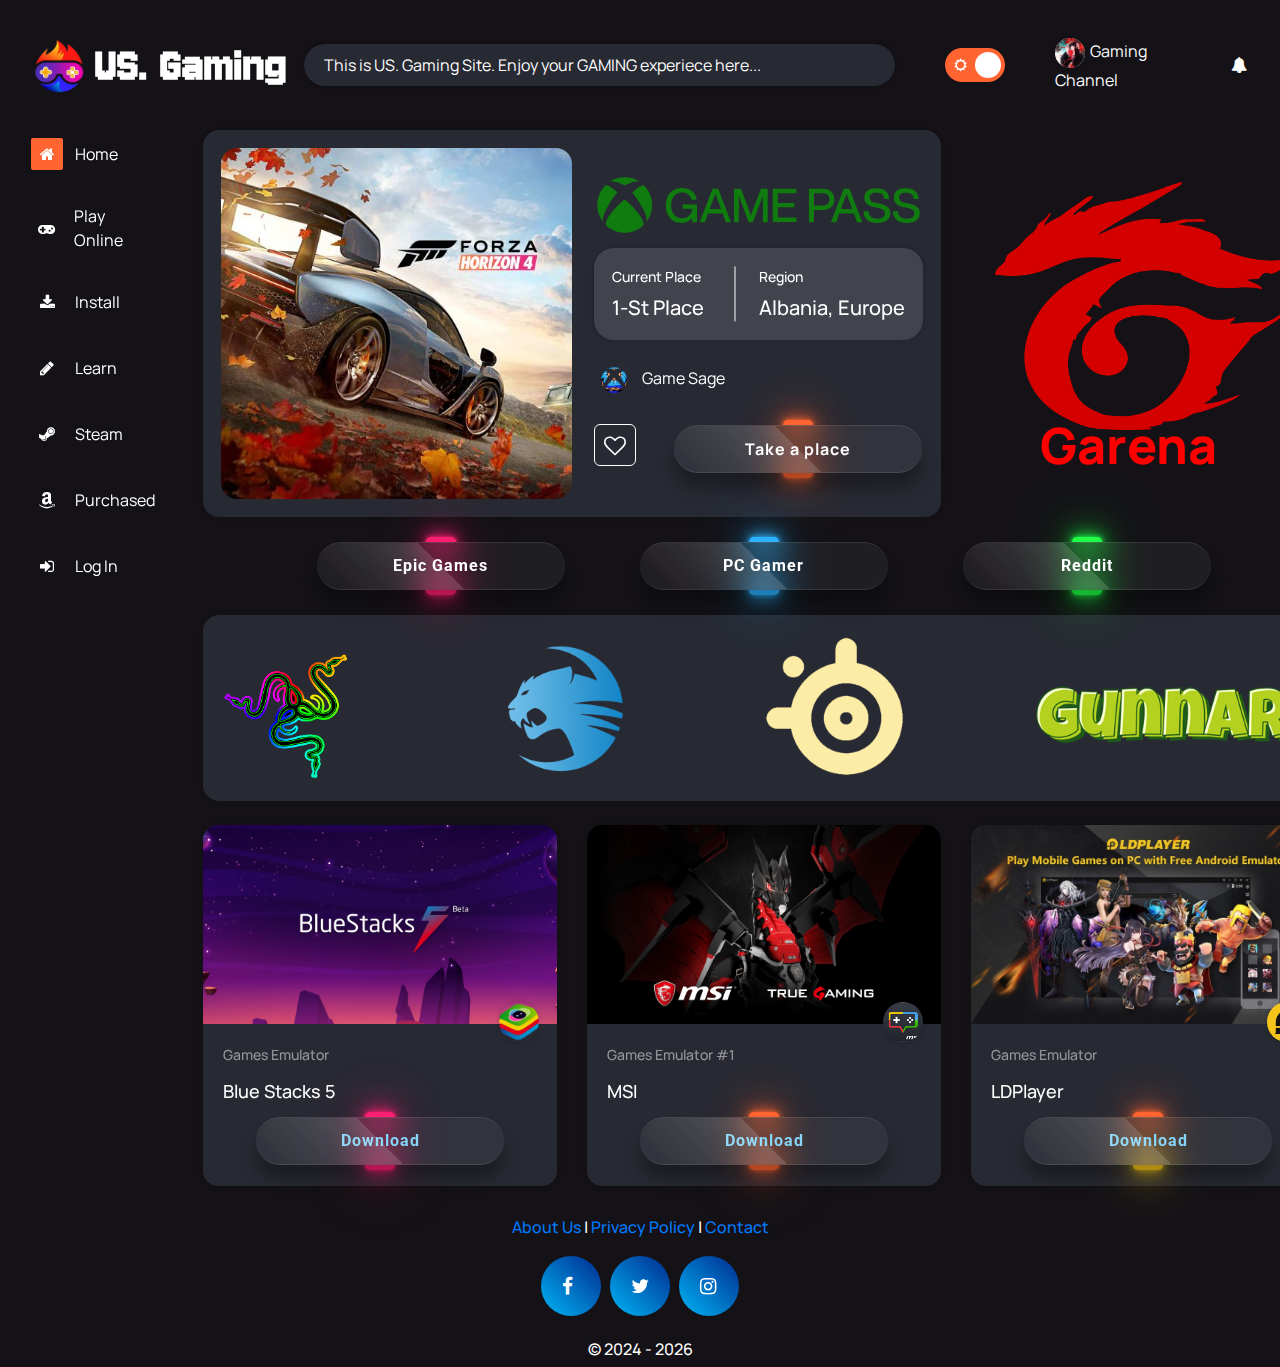
<file: index.html>
<!DOCTYPE html>
<html lang="en">
  <head>
    <meta charset="UTF-8" />
    <link rel="icon" href="logo.png" type="image/x-icon" />
    <meta name="viewport" content="width=device-width, initial-scale=1.0" />
    <link
      rel="stylesheet"
      href="https://cdnjs.cloudflare.com/ajax/libs/font-awesome/4.0.1/css/font-awesome.min.css"
    />
    <link
      rel="stylesheet"
      href="https://cdn.jsdelivr.net/npm/bootstrap@4.6.0/dist/css/bootstrap.min.css"
    />
    <link rel="stylesheet" href="css/style.css" />
    <script
      defer
      src="https://cdnjs.cloudflare.com/ajax/libs/jquery/3.6.0/jquery.min.js"
    ></script>
    <script
      defer
      src="https://cdn.jsdelivr.net/npm/bootstrap@4.6.0/dist/js/bootstrap.min.js"
    ></script>
    <link
      rel="stylesheet"
      href="https://cdnjs.cloudflare.com/ajax/libs/font-awesome/4.6.3/css/font-awesome.css"
    />
    <script defer src="js/main.js"></script>
    <title>US. Gaming</title>
    <style>
      .oneft {
        display: none;
      }
      .loader-main {
        position: fixed;
        top: 50%;
        left: 50%;
        transform: translate(-50%, -50%);
      }
      .loader-main .loader {
        width: 48px;
        height: 48px;
        border-radius: 50%;
        display: inline-block;
        border-top: 4px solid #fff;
        border-right: 4px solid transparent;
        box-sizing: border-box;
        animation: rotation 1s linear infinite;
      }
      .loader-main .loader::after {
        content: "";
        box-sizing: border-box;
        position: absolute;
        left: 0;
        top: 0;
        width: 48px;
        height: 48px;
        border-radius: 50%;
        border-bottom: 4px solid #ff3d00;
        border-left: 4px solid transparent;
      }
      @keyframes rotation {
        0% {
          transform: rotate(0deg);
        }
        100% {
          transform: rotate(360deg);
        }
      }
      .loader-rem {
        display: none;
      }
    </style>
  </head>

  <body class="light-theme dark-theme">
    <div class="loader-main">
      <span class="loader"></span>
    </div>
    <div class="main_content">
      <script src="loader.js"></script>
      <header>
        <div class="container-fluid">
          <nav class="navbar navbar-expand-lg navbar-light">
            <div
              class="header-inner d-flex justify-content-between align-items-center"
            >
              <div class="navbar-brand flex-shrink-0" href="#">
                <img
                  src="logo.png"
                  alt="logo-image"
                  id="logo"
                  class="img-fluid"
                />
                <span id="US"><b>US. Gaming</b></span>
              </div>
              <div
                class="header-content d-flex align-items-center justify-content-end"
              >
                <form class="d-flex justify-content-end align-items-center">
                  <div class="search-icon">
                    <input
                      class="form-control"
                      type="search"
                      placeholder="Search"
                      aria-label="Search"
                      value="This is US. Gaming Site. Enjoy your GAMING experiece here..."
                      readonly
                    />
                  </div>
                  <label class="switch flex-shrink-0 mb-0">
                    <input id="checkbox" type="checkbox" />
                    <span class="slider round"></span>
                  </label>
                </form>
                <a href="#" class="profile"
                  ><img
                    src="img/youtube%20logo.jpg"
                    alt="user-image"
                    style="width: 30px; height: 30px"
                  />Gaming Channel</a
                >
                <a href="./" target="_blank" class="notification"
                  ><i class="fa fa-bell" aria-hidden="true"></i
                ></a>
              </div>
            </div>
            <button class="hamburger-icon">
              <span></span>
              <span></span>
              <span></span>
            </button>
          </nav>
        </div>
      </header>
      <div class="nft-store">
        <div class="container-fluid">
          <div class="nft-store-inner d-flex">
            <div class="menu-links">
              <div style="position: sticky; top: 50px">
                <ul>
                  <li class="nav-item active">
                    <a href="#" class="d-flex align-items-center nav-link"
                      ><i class="fa fa-home" aria-hidden="true"></i>
                      <span>Home</span></a
                    >
                  </li>
                  <li class="nav-item">
                    <a
                      href="./games/index.html"
                      target="_blank"
                      class="d-flex align-items-center nav-link"
                      ><i class="fa fa-gamepad" aria-hidden="true"></i>
                      <span>Play Online</span></a
                    >
                  </li>
                  <li class="nav-item">
                    <a
                      href="https://www.microsoft.com/en-in/store/top-free/games/pc"
                      target="_blank"
                      class="d-flex align-items-center nav-link"
                      ><i class="fa fa-download" aria-hidden="true"></i>
                      <span>Install</span></a
                    >
                  </li>
                  <li class="nav-item">
                    <a
                      href="https://www.codecademy.com/learn/paths/create-video-games-with-phaser?utm_id=t_kwd-78890477494419:loc-1:ag_1262239970553794:cp_370314518:n_o:d_c&utm_source=bing&utm_medium=cpc&utm_campaign=ROW%20Career%20Path%3A%20Pro%20-%20Exact&utm_term=how%20to%20get%20started%20with%20game%20development&utm_content=game%20development"
                      target="_blank"
                      class="d-flex align-items-center nav-link"
                      ><i class="fa fa-pencil" aria-hidden="true"></i>
                      <span>Learn</span></a
                    >
                  </li>
                  <li class="nav-item">
                    <a
                      href="https://store.steampowered.com/"
                      class="d-flex align-items-center nav-link"
                      ><i class="fa fa-steam" aria-hidden="true"></i>
                      <span>Steam</span></a
                    >
                  </li>
                  <li class="nav-item">
                    <a
                      href="https://www.amazon.co.uk/PC-Video-Games-Consoles-Accessories/b/?ie=UTF8&node=300703&ref_=nav_cs_video_games"
                      target="_blank"
                      class="d-flex align-items-center nav-link"
                      ><i class="fa fa-amazon" aria-hidden="true"></i>
                      <span>Purchased</span></a
                    >
                  </li>
                  <li class="nav-item">
                    <a
                      href="./auth.html"
                      class="d-flex align-items-center nav-link"
                      ><i class="fa fa-sign-in" aria-hidden="true"></i>
                      <span>Log In</span></a
                    >
                  </li>
                </ul>
              </div>
            </div>
            <div class="nft-store-content">
              <div class="nft-up-content">
                <div class="row">
                  <div class="col-md-8">
                    <div
                      class="fire-bubble-art d-flex justify-content-between align-items-center"
                    >
                      <img
                        src="img/forza%204.jpg"
                        alt="fire-bubble-image"
                        class="img-fluid fire-image fire-width"
                      />
                      <div class="fire-content fire-width">
                        <h3 class="mb-0">
                          <a href="https://www.xbox.com" target="_blank"
                            ><img
                              src="img/Xbox%20green%20logo.svg"
                              alt="xbox" /></a
                          ><br />
                        </h3>
                        <div class="fire-time d-flex justify-content-between">
                          <div class="current-bid">
                            <h4>Current Place</h4>
                            <span>1-St Place</span>
                          </div>
                          <div class="auction">
                            <h4>Region</h4>
                            <span>Albania, Europe</span>
                          </div>
                          <span class="middle-line"></span>
                        </div>
                        <span class="fire-user"
                          ><img
                            src="img/XBox%20profile.png"
                            alt="user-image"
                            style="width: 40px; height: 40px"
                          />
                          Game Sage</span
                        >
                        <div class="d-flex fire-links">
                          <a href="#" class="heart flex-shrink-0"
                            ><i
                              class="fa fa-heart-o"
                              aria-hidden="true"
                              onclick="Thanks()"
                            ></i
                          ></a>
                          <div class="container">
                            <div class="btna">
                              <div class="btn">
                                <a href="https://www.xbox.com"
                                  ><span color="#86d4f8"
                                    ><b>Take a place</b></span
                                  ></a
                                >
                              </div>
                            </div>
                          </div>
                        </div>
                      </div>
                    </div>
                  </div>
                  <div class="col-md-4">
                    <a href="https://intl.garena.com/" target="_blank">
                      <figure
                        class="paint-image"
                        style="
                          background: url('img/Garena.png') no-repeat center
                            center / cover;
                          align-content: center;
                        "
                      >
                        <br />
                        <h1
                          style="
                            color: red;
                            font-size: 50px;
                            width: 100%;
                            display: flex;
                            justify-content: center;
                            font-weight: 900;
                          "
                        >
                          <span>
                            <b>Garena</b>
                          </span>
                        </h1>
                      </figure>
                    </a>
                  </div>
                </div>
                <br />
                <div class="trending">
                  <div class="gameForums">
                    <div class="container">
                      <div class="btn">
                        <a
                          href="https://www.epicgames.com/site/en-US/home"
                          target="_blank"
                          ><span><b>Epic Games</b></span></a
                        >
                      </div>
                      <div class="btn">
                        <a href="https://forums.pcgamer.com/" target="_blank"
                          ><span><b>PC Gamer</b></span></a
                        >
                      </div>
                      <div class="btn">
                        <a
                          href="https://www.reddit.com/r/Games/"
                          target="_blank"
                          ><span><b>Reddit</b></span></a
                        >
                      </div>
                    </div>
                  </div>
                </div>
              </div>
              <br />
              <div class="fire-bubble-art d-flex justify-content-between">
                <style>
                  .gameWebsites {
                    width: 100%;
                    height: 100%;
                  }
                  .gameWebsites img {
                    height: 100%;
                  }
                </style>
                <div class="gameWebsites">
                  <div class="buy1">
                    <a href="https://www.razer.com/" target="_blank"
                      ><img src="img/ryzer.png" alt="ryzer"
                    /></a>
                  </div>
                  <div class="buy2">
                    <a
                      href="https://support.roccat.com/s/software-downloads?language=en_US"
                      target="_blank"
                      ><img src="img/rocat.png" alt="rocat"
                    /></a>
                  </div>
                  <div class="buy3">
                    <a href="https://steelseries.com/" target="_blank">
                      <img src="img/steel%20series.png" alt="ss"
                    /></a>
                  </div>
                  <div class="buy4">
                    <a href="https://www.gunnar.com/" target="_blank"
                      ><img src="img/gunnar.png" alt="gunnar"
                    /></a>
                  </div>
                </div>
              </div>
              <br />
              <div class="trending-grid">
                <div class="row">
                  <div class="col-md-4">
                    <div class="trending-content">
                      <img
                        src="img/BlueStacks-5.jpg"
                        alt="card-images"
                        class="img-fluid"
                      />
                      <div class="trending-desc">
                        <h4 class="user-title">Games Emulator</h4>
                        <h3 class="user-position">Blue Stacks 5</h3>
                        <div class="gameForums">
                          <div class="container">
                            <div class="gameForums">
                              <div class="btn">
                                <a
                                  href="https://www.bluestacks.com/download.html"
                                >
                                  <font color="#86d4f8"><b>Download</b></font>
                                </a>
                              </div>
                            </div>
                          </div>
                        </div>
                        <img
                          src="img/bluestacks.png"
                          alt="img-fluid"
                          class="user-image"
                        />
                      </div>
                    </div>
                  </div>
                  <div class="col-md-4">
                    <div class="trending-content">
                      <img
                        src="img/msi%20bg7.jpg"
                        alt="card-images"
                        class="img-fluid"
                      />
                      <div class="trending-desc">
                        <h4 class="user-title">Games Emulator #1</h4>
                        <h3 class="user-position">MSI</h3>
                        <div class="gameForums">
                          <div class="container">
                            <div class="gameForums">
                              <div class="btna">
                                <div class="btn">
                                  <a href=" https://msiappplayer.com/download/">
                                    <font color="#86d4f8"><b>Download</b></font>
                                  </a>
                                </div>
                              </div>
                            </div>
                          </div>
                        </div>
                        <img
                          src="img/msi.png"
                          alt="img-fluid"
                          class="user-image"
                        />
                      </div>
                    </div>
                  </div>
                  <div class="col-md-4">
                    <div class="trending-content">
                      <img
                        src="img/ld player bg.jpg"
                        alt="card-images"
                        class="img-fluid"
                      />
                      <div class="trending-desc">
                        <h4 class="user-title">Games Emulator</h4>
                        <h3 class="user-position">LDPlayer</h3>
                        <div class="gameForums">
                          <div class="container">
                            <div class="gameForums">
                              <div class="btna">
                                <div class="btn" id="ldPlayer">
                                  <style>
                                    #ldPlayer::before,
                                    #ldPlayer::before {
                                      background: #f5c51c;
                                      box-shadow: 0 0 5px #f5c51c,
                                        0 0 15px #f5c51c, 0 0 30px #f5c51c,
                                        0 0 60px #f5c51c;
                                    }
                                  </style>
                                  <a
                                    href="https://www.ldplayer.net/download/install"
                                  >
                                    <font color="#86d4f8"><b>Download</b></font>
                                  </a>
                                </div>
                              </div>
                            </div>
                          </div>
                        </div>
                        <img
                          src="img/ldplayer-logo.webp"
                          alt="img-fluid"
                          class="user-image"
                        />
                      </div>
                    </div>
                  </div>
                </div>
              </div>
            </div>
          </div>
        </div>
      </div>
      <div>
        <footer>
          <h6>
            <a href="./footer/about-us.html" target="_blank">About Us</a>
            |
            <a href="./footer/privacy-policy.html" target="_blank"
              >Privacy Policy</a
            >
            <!-- TODO: MAIL -->
            | <a href="#"> Contact</a>
          </h6>
          <div class="social-container">
            <ul class="social-icons">
              <li>
                <a href="#" target="_blank"><i class="fa fa-facebook"></i></a>
              </li>
              <li>
                <a href="#" target="_blank"><i class="fa fa-twitter"></i></a>
              </li>
              <li>
                <a href="#" target="_blank"><i class="fa fa-instagram"></i></a>
              </li>
            </ul>
          </div>
          <h6>
            &COPY; 2024 -
            <script>
              document.write(new Date().getFullYear());
            </script>
          </h6>
        </footer>
      </div>
    </div>
    <script src="loader.js"></script>
  </body>
</html>
</file>
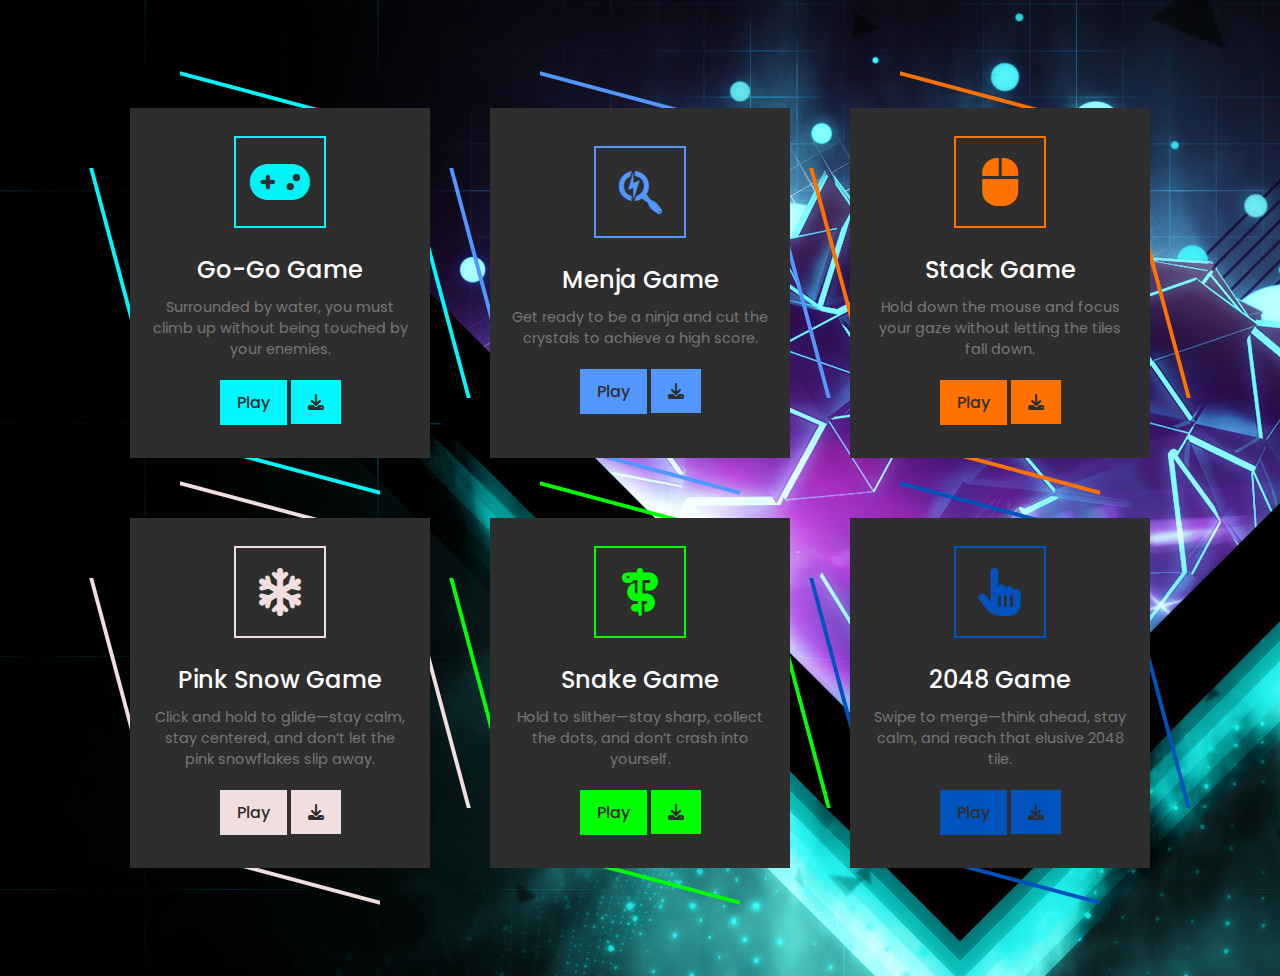
<file: games/index.html>
<!DOCTYPE html>
<html lang="en" xmlns="http://www.w3.org/1999/html">
  <head>
    <meta charset="UTF-8" />
    <link rel="icon" href="../logo.png" type="image/x-icon" />
    <meta name="viewport" content="width=device-width, initial-scale=1.0" />
    <link
      rel="stylesheet"
      href="https://cdnjs.cloudflare.com/ajax/libs/font-awesome/6.4.2/css/all.min.css"
    />
    <link rel="stylesheet" href="../css/game-styles/style.css" />
    <title>Play Online - US. Gaming</title>
    <style>
      .card__content a:nth-child(2) {
        padding: 12px 15px;
      }
    </style>
  </head>
  <body>
    <section class="container">
      <section class="card__container">
        <div class="card__bx" style="--clr: rgba(0, 250, 255, 0.99)">
          <div class="card__data">
            <div class="card__icon">
              <i class="fa-solid fa-gamepad"></i>
            </div>
            <div class="card__content">
              <h3>Go-Go Game</h3>
              <p>
                Surrounded by water, you must climb up without being touched by
                your enemies.
              </p>
              <div style="display: inline-block">
                <a href="./go-go.html" target="_blank">Play</a>
                <a href="../game-archives/Go Go Game.rar" target="_blank">
                  <i class="fa-solid fa-download"></i>
                </a>
              </div>
            </div>
          </div>
        </div>
        <div class="card__bx" style="--clr: #5297ff">
          <div class="card__data">
            <div class="card__icon">
              <i class="fa-brands fa-searchengin"></i>
            </div>
            <div class="card__content">
              <h3>Menja Game</h3>
              <p>
                Get ready to be a ninja and cut the crystals to achieve a high
                score.
              </p>
              <div style="display: inline-block">
                <a href="./menja.html" target="_blank">Play</a>
                <a href="../game-archives/Menja Game.rar" target="_blank">
                  <i class="fa-solid fa-download"></i>
                </a>
              </div>
            </div>
          </div>
        </div>
        <div class="card__bx" style="--clr: #ff7200">
          <div class="card__data">
            <div class="card__icon">
              <i class="fa-solid fa-mouse"></i>
            </div>
            <div class="card__content">
              <h3>Stack Game</h3>
              <p>
                Hold down the mouse and focus your gaze without letting the
                tiles fall down.
              </p>
              <div style="display: inline-block">
                <a href="./stack.html" target="_blank">Play</a
                ><a
                  href="../game-archives/Stack Game.rar"
                  target="_blank"
                  style="margin-left: 4px"
                >
                  <i class="fa-solid fa-download"></i>
                </a>
              </div>
            </div>
          </div>
        </div>
        <div class="card__bx" style="--clr: #f1dede">
          <div class="card__data">
            <div class="card__icon">
              <i class="fa-solid fa-snowflake"></i>
            </div>
            <div class="card__content">
              <h3>Pink Snow Game</h3>
              <p>
                Click and hold to glide—stay calm, stay centered, and don’t let
                the pink snowflakes slip away.
              </p>
              <div style="display: inline-block">
                <a href="./pink-snow.html" target="_blank">Play</a>
                <a href="../game-archives/Pink Snow Game.rar" target="_blank">
                  <i class="fa-solid fa-download"></i>
                </a>
              </div>
            </div>
          </div>
        </div>
        <div class="card__bx" style="--clr: #00ff00">
          <div class="card__data">
            <div class="card__icon">
              <i class="fa-solid fa-rod-snake"></i>
            </div>
            <div class="card__content">
              <h3>Snake Game</h3>
              <p>
                Hold to slither—stay sharp, collect the dots, and don’t crash
                into yourself.
              </p>
              <div style="display: inline-block">
                <a href="./snake.html" target="_blank">Play</a>
                <a href="../game-archives/Snake Game.rar" target="_blank">
                  <i class="fa-solid fa-download"></i>
                </a>
              </div>
            </div>
          </div>
        </div>
        <div class="card__bx" style="--clr: #0052bc">
          <div class="card__data">
            <div class="card__icon">
              <i class="fa-solid fa-hand-pointer"></i>
            </div>
            <div class="card__content">
              <h3>2048 Game</h3>
              <p>
                Swipe to merge—think ahead, stay calm, and reach that elusive
                2048 tile.
              </p>
              <div style="display: inline-block">
                <div style="display: inline-block">
                  <a href="./2048.html" target="_blank">Play</a>
                  <a href="../game-archives/2048 Game.rar" target="_blank">
                    <i class="fa-solid fa-download"></i>
                  </a>
                </div>
              </div>
            </div>
          </div>
        </div>
      </section>
    </section>
  </body>
</html>
</file>
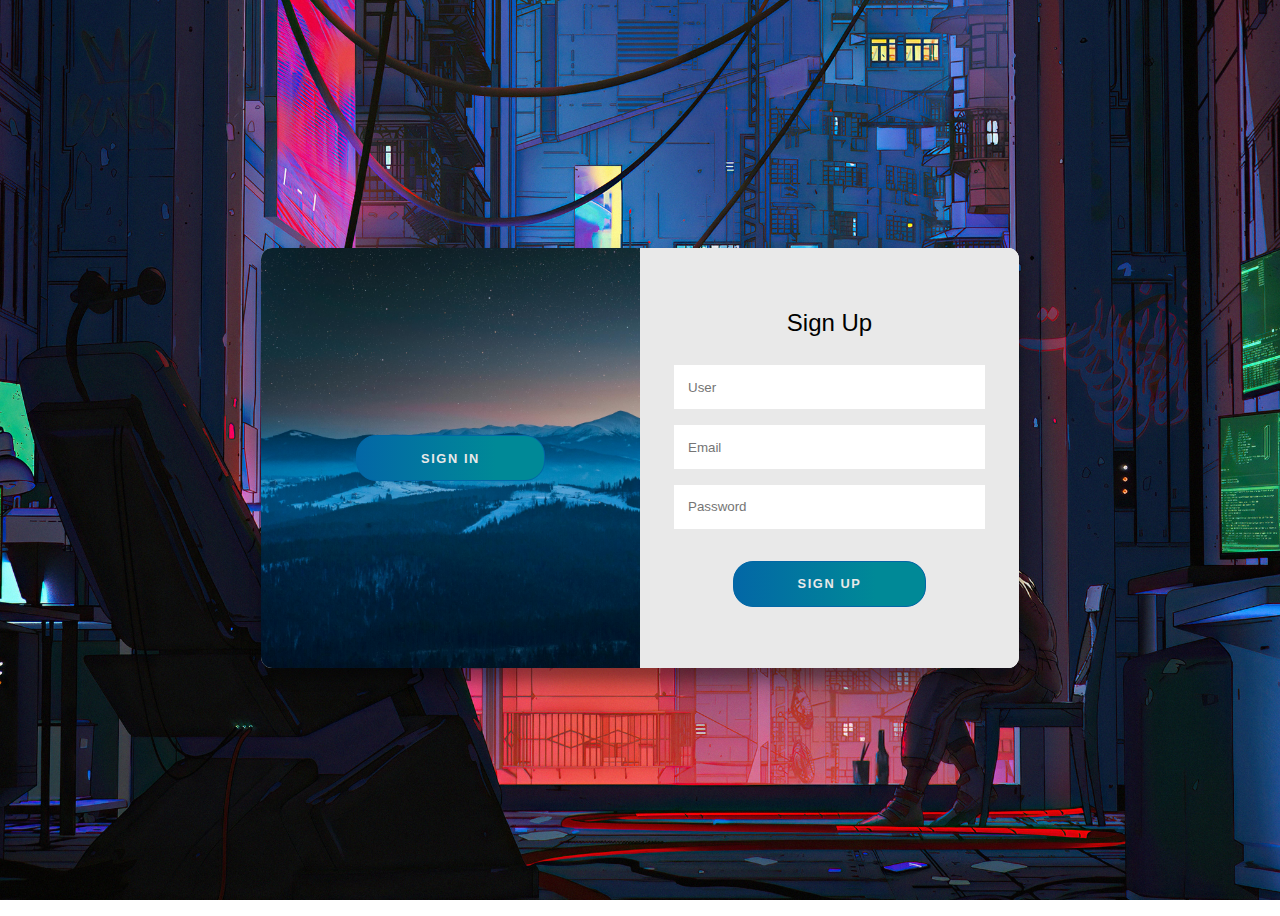
<file: auth.html>
<!DOCTYPE html>
<html lang="en">
  <head>
    <meta charset="UTF-8" />
    <link rel="icon" href="./logo.png" type="image/x-icon" />
    <meta name="viewport" content="width=device-width, initial-scale=1.0" />
    <link rel="stylesheet" href="./css/auth.css" />
    <script defer src="./js/auth.js"></script>
    <title>Log In - US. Gaming</title>
    <script language="JavaScript">
      function SignIn() {
        // document.location.pathname = "./";
        window.history.back();
      }
      function SignUp() {
        // document.location.pathname = "./";
        window.history.back();
      }
    </script>
  </head>
  <body>
    <div class="container right-panel-active">
      <!-- Sign Up -->
      <div class="container__form container--signup">
        <form action="#" class="form" id="form1">
          <h2 class="form__title">Sign Up</h2>
          <input type="text" placeholder="User" class="input" />
          <input type="email" placeholder="Email" class="input" />
          <input type="password" placeholder="Password" class="input" />
          <button class="btn" onclick="SignUp()">Sign Up</button>
        </form>
      </div>

      <!-- Sign In -->
      <div class="container__form container--signin">
        <form action="#" class="form" id="form2">
          <h2 class="form__title">Sign In</h2>
          <input type="email" placeholder="Email" class="input" />
          <input type="password" placeholder="Password" class="input" />
          <a href="./" class="link">Forgot your password?</a>
          <button class="btn" onclick="SignIn()">Sign In</button>
        </form>
      </div>

      <!-- Overlay -->
      <div class="container__overlay">
        <div class="overlay">
          <div class="overlay__panel overlay--left">
            <button class="btn" id="signIn">Sign In</button>
          </div>
          <div class="overlay__panel overlay--right">
            <button class="btn" id="signUp">Sign Up</button>
          </div>
        </div>
      </div>
    </div>
  </body>
</html>
</file>
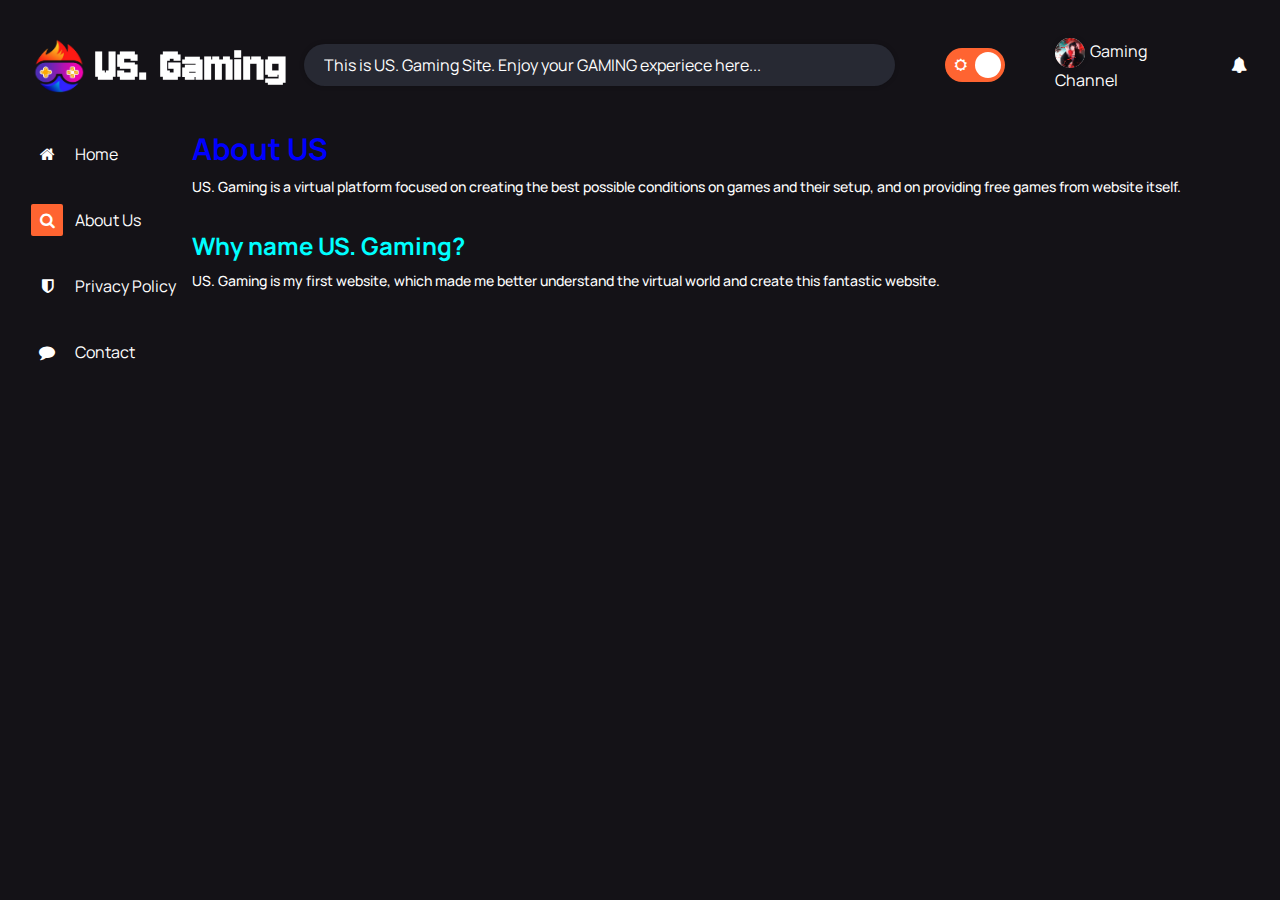
<file: footer/about-us.html>
<!DOCTYPE html>
<html lang="en">
<head>
    <meta charset="UTF-8">
    <link rel="icon" href="../logo.png" type="image/x-icon">
    <meta name="viewport" content="width=device-width, initial-scale=1.0">
    <link rel="stylesheet" href="https://cdnjs.cloudflare.com/ajax/libs/font-awesome/4.0.1/css/font-awesome.min.css">
    <link rel="stylesheet" href="https://cdn.jsdelivr.net/npm/bootstrap@4.6.0/dist/css/bootstrap.min.css">
    <link rel="stylesheet" href="../css/style.css">
    <script defer src="https://cdnjs.cloudflare.com/ajax/libs/jquery/3.6.0/jquery.min.js"></script>
    <script defer src="https://cdn.jsdelivr.net/npm/bootstrap@4.6.0/dist/js/bootstrap.min.js"></script>
    <link rel="stylesheet" href="https://cdnjs.cloudflare.com/ajax/libs/font-awesome/4.6.3/css/font-awesome.css">
    <script defer src="../js/main.js"></script>
    <title>About Us - US. Gaming</title>
</head>
<body class="light-theme dark-theme">
   <header>
      <div class="container-fluid">
        <nav class="navbar navbar-expand-lg navbar-light">
          <div class="header-inner d-flex justify-content-between align-items-center">
            <div class="navbar-brand flex-shrink-0" href="#"><img src="../logo.png" alt="logo-image" id="logo" class="img-fluid">
            <span id="US"><b>US. Gaming</b></span></div>
            <div class="header-content d-flex align-items-center justify-content-end">
              <form class="d-flex justify-content-end align-items-center">
                <div class="search-icon">
                
                  <input class="form-control" type="search" placeholder="Search" aria-label="Search" value="This is US. Gaming Site. Enjoy your GAMING experiece here..." readonly>
                </div>
                <label class="switch flex-shrink-0 mb-0">
                  <input id="checkbox" type="checkbox">
                  <span class="slider round"></span>
                </label>
              </form>
              <a herf="#" class="profile"><img src="../img/youtube logo.jpg" width="30" height="30" alt="user-image">Gaming Channel</a>
              <a href="../index.html" target="_blank" class="notification"><i class="fa fa-bell" aria-hidden="true"></i></a>
  
            </div>
          </div>
          <button class="hamburger-icon">
            <span></span>
            <span></span>
            <span></span>
          </button>
        </nav>
      </div></header>
    <div class="nft-store">
      <div class="container-fluid">
        <div class="nft-store-inner d-flex">
          <div class="menu-links">
            <ul>
              <li class="nav-item">
                <a href="../index.html" class="d-flex align-items-center nav-link"><i class="fa fa-home" aria-hidden="true"></i>
                  <span>Home</span></a>
              </li>
              <li class="nav-item active">
                <a href="#" class="d-flex align-items-center nav-link"><i class="fa fa-search" aria-hidden="true"></i>
                  <span>About Us</span></a>
              </li>
              <li class="nav-item">
                <a href="./privacy-policy.html" target="_blank" class="d-flex align-items-center nav-link"><i class="fa fa-shield" aria-hidden="true"></i>
                  <span>Privacy Policy</span></a>
              </li>
              <li class="nav-item">
                <!-- TODO: MAIL -->
                <a href="./" class="d-flex align-items-center nav-link"><i class="fa fa-comment" aria-hidden="true"></i>
                  <span>Contact</span></a>
              </li>       
            </ul>
          </div>
          <header>
            <h1><font color="blue"> <b>About US</b></font></h1>
            <h4>US. Gaming is a virtual platform focused on creating the best possible conditions on games and their setup, and on providing free games from website itself.</h4><br>
            <h2> <font color="cyan"><b>Why name US. Gaming?</b></font></h2>
            <h4>US. Gaming is my first website, which made me better understand the virtual world and create this fantastic website.</h4>
        </header>
      </div>
  </body>
</html>
</file>
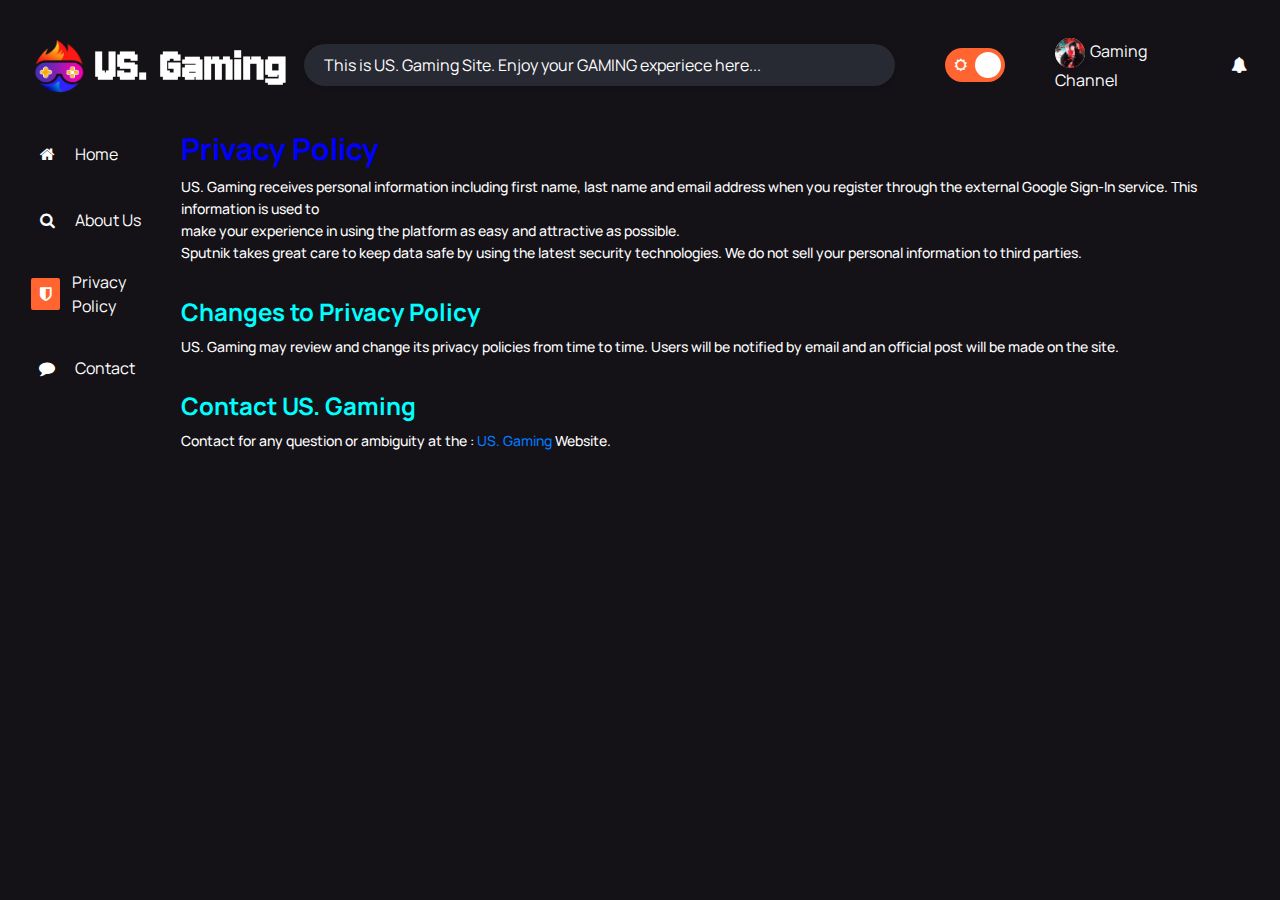
<file: footer/privacy-policy.html>
<!DOCTYPE html>
<html lang="en">
<head>
    <meta charset="UTF-8">
    <link rel="icon" href="../logo.png" type="image/x-icon">
    <meta name="viewport" content="width=device-width, initial-scale=1.0">
    <link rel="stylesheet" href="https://cdnjs.cloudflare.com/ajax/libs/font-awesome/4.0.1/css/font-awesome.min.css">
    <link rel="stylesheet" href="https://cdn.jsdelivr.net/npm/bootstrap@4.6.0/dist/css/bootstrap.min.css">
    <link rel="stylesheet" href="../css/style.css">
    <script defer src="https://cdnjs.cloudflare.com/ajax/libs/jquery/3.6.0/jquery.min.js"></script>
    <script defer src="https://cdn.jsdelivr.net/npm/bootstrap@4.6.0/dist/js/bootstrap.min.js"></script>
    <link rel="stylesheet" href="https://cdnjs.cloudflare.com/ajax/libs/font-awesome/4.6.3/css/font-awesome.css">
    <script defer src="../js/main.js"></script>
    <title>Privacy Policy - US. Gaming</title>
</head>
<body class="light-theme dark-theme">
   <header>
      <div class="container-fluid">
        <nav class="navbar navbar-expand-lg navbar-light">
          <div class="header-inner d-flex justify-content-between align-items-center">
            <div class="navbar-brand flex-shrink-0" href="#"><img src="../logo.png" alt="logo-image" id="logo" class="img-fluid">
            <font id="US">  <b>US. Gaming</b></font></div>
            <div class="header-content d-flex align-items-center justify-content-end">
              <form class="d-flex justify-content-end align-items-center">
                <div class="search-icon">
                
                  <input class="form-control" type="search" placeholder="Search" aria-label="Search" weaving value="This is US. Gaming Site. Enjoy your GAMING experiece here..." readonly>
                </div>
                <label class="switch flex-shrink-0 mb-0">
                  <input id="checkbox" type="checkbox">
                  <span class="slider round"></span>
                </label>
              </form>
              <a herf="#" class="profile"><img src="../img/youtube logo.jpg" width="30" height="30" alt="user-image">Gaming Channel</a>
              <a href="../index.html" target="_blank" class="notification"><i class="fa fa-bell" aria-hidden="true"></i></a>
  
            </div>
          </div>
          <button class="hamburger-icon">
            <span></span>
            <span></span>
            <span></span>
          </button>
        </nav>
      </div></header>
    <div class="nft-store">
      <div class="container-fluid">
        <div class="nft-store-inner d-flex">
          <div class="menu-links">
            <ul>
              <li class="nav-item">
                <a href="../index.html" class="d-flex align-items-center nav-link"><i class="fa fa-home" aria-hidden="true"></i>
                  <span>Home</span></a>
              </li>
              <li class="nav-item">
                <a href="./about-us.html" target="_blank"  class="d-flex align-items-center nav-link"><i class="fa fa-search" aria-hidden="true"></i>
                  <span>About Us</span></a>
              </li>
              <li class="nav-item active">
                <a href="#" class="d-flex align-items-center nav-link"><i class="fa fa-shield" aria-hidden="true"></i>
                  <span>Privacy Policy</span></a>
              </li>
              <li class="nav-item">
                <!-- TODO: MAIL -->
                <a href="../index.html" class="d-flex align-items-center nav-link"><i class="fa fa-comment" aria-hidden="true"></i>
                  <span>Contact</span></a>
              </li>       
            </ul>
          </div>
          <header>
            <h1><font color="blue"> <b>Privacy Policy</b></font></h1>
            <h4>US. Gaming receives personal information including first name, last name and email address when you register through the external Google Sign-In service. This information is used to <br>make your experience in using the platform as easy and attractive as possible.<br>Sputnik takes great care to keep data safe by using the latest security technologies. We do not sell your personal information to third parties.</h4><br>
            <h2> <font color="cyan"><b>Changes to Privacy Policy</b></font></h2>
            <h4>US. Gaming may review and change its privacy policies from time to time. Users will be notified by email and an official post will be made on the site.</h4>
            <br><h2> <font color="cyan"><b>Contact US. Gaming</b></font></h2>
            <h4>Contact for any question or ambiguity at the : <a href="../index.html">US. Gaming</a> Website.</h4>
          </header>
      </div>
  </body>
</html>
</file>
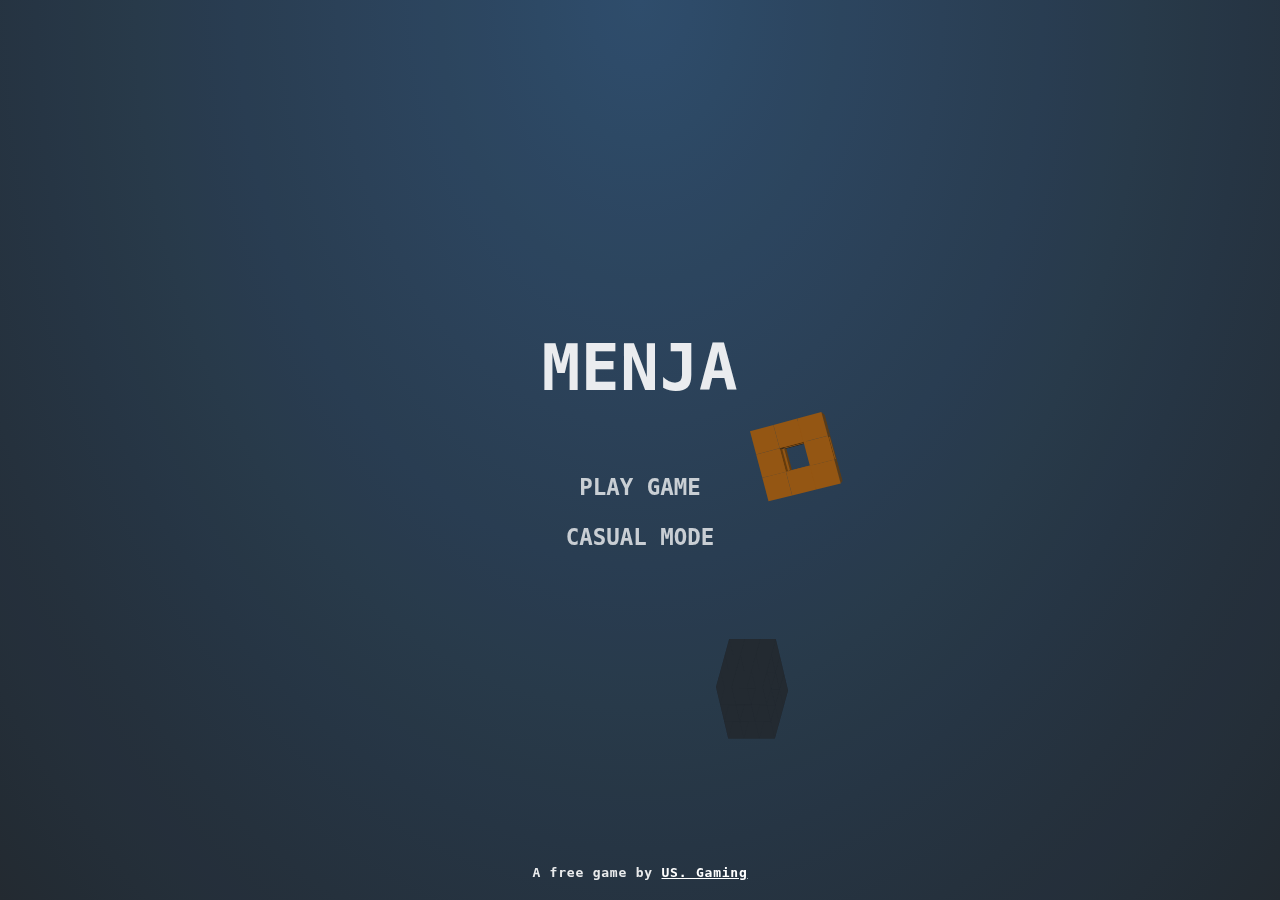
<file: games/menja.html>
<!DOCTYPE html>
<html lang="en">
  <head>
    <meta charset="UTF-8" />
    <link rel="icon" href="../logo.png" type="image/x-icon" />
    <meta name="viewport" content="width=device-width, initial-scale=1" />
    <meta name="theme-color" content="#2c3f51" />

    <link rel="stylesheet" href="../css/game-styles/menja.css" />
    <script defer src="../js/game-scripts/menja.js"></script>
    <title>Menja 🕹️ | US. Gaming</title>
  </head>
  <body>
    <!-- Game canvas -->
    <canvas id="c"></canvas>

    <!-- Gameplay HUD -->
    <div class="hud">
      <div class="hud__score">
        <div class="score-lbl"></div>
        <div class="cube-count-lbl"></div>
      </div>
      <div class="pause-btn"><div></div></div>
      <div class="slowmo">
        <div class="slowmo__bar"></div>
      </div>
    </div>

    <!-- Menu System -->
    <div class="menus">
      <div class="menu menu--main">
        <h1>MENJA</h1>
        <button type="button" class="play-normal-btn">PLAY GAME</button>
        <button type="button" class="play-casual-btn">CASUAL MODE</button>
        <div class="credits">
          A free game by <a href="../index.html">US. Gaming</a>
        </div>
      </div>
      <div class="menu menu--pause">
        <h1>Paused</h1>
        <button type="button" class="resume-btn">RESUME GAME</button>
        <button type="button" class="menu-btn--pause">MAIN MENU</button>
      </div>
      <div class="menu menu--score">
        <h1>Game Over</h1>
        <h2>Your Score:</h2>
        <div class="final-score-lbl"></div>
        <div class="high-score-lbl"></div>
        <button type="button" class="play-again-btn">PLAY AGAIN</button>
        <button type="button" class="menu-btn--score">MAIN MENU</button>
      </div>
    </div>
  </body>
</html>
</file>
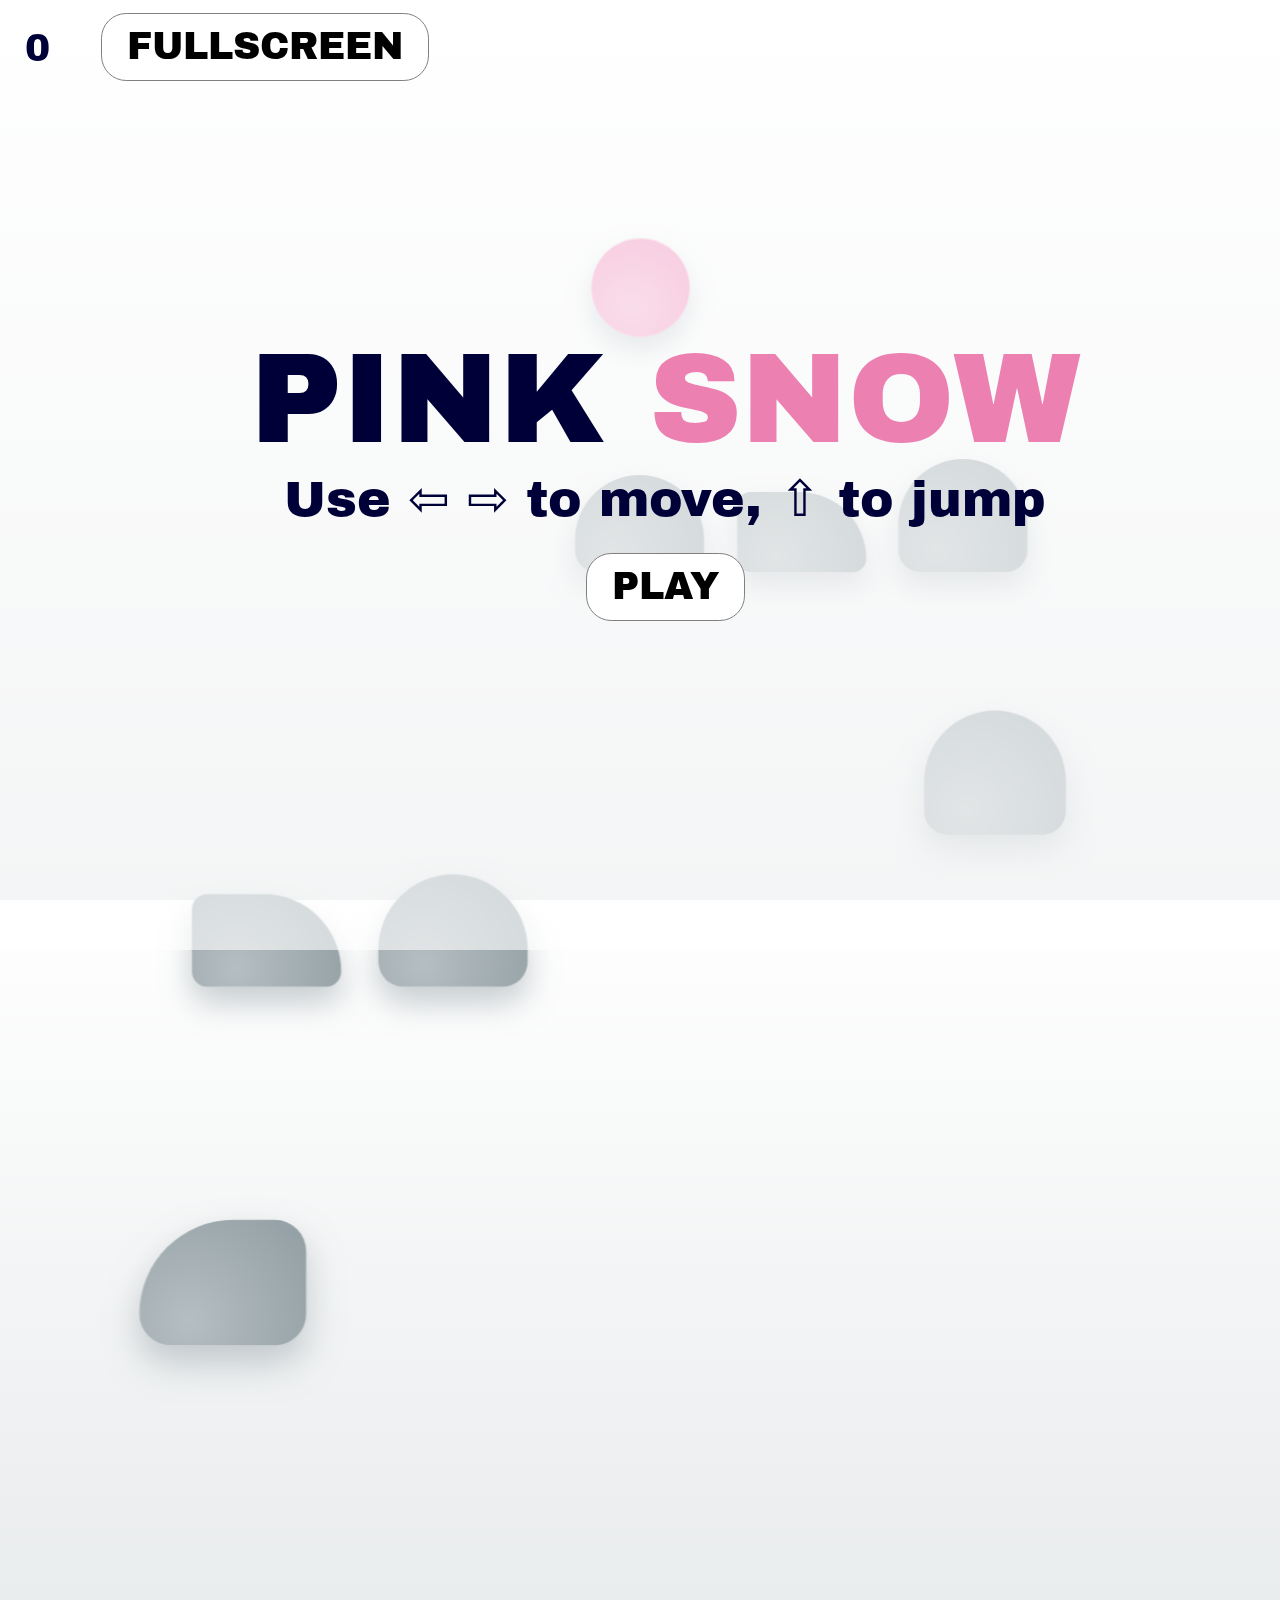
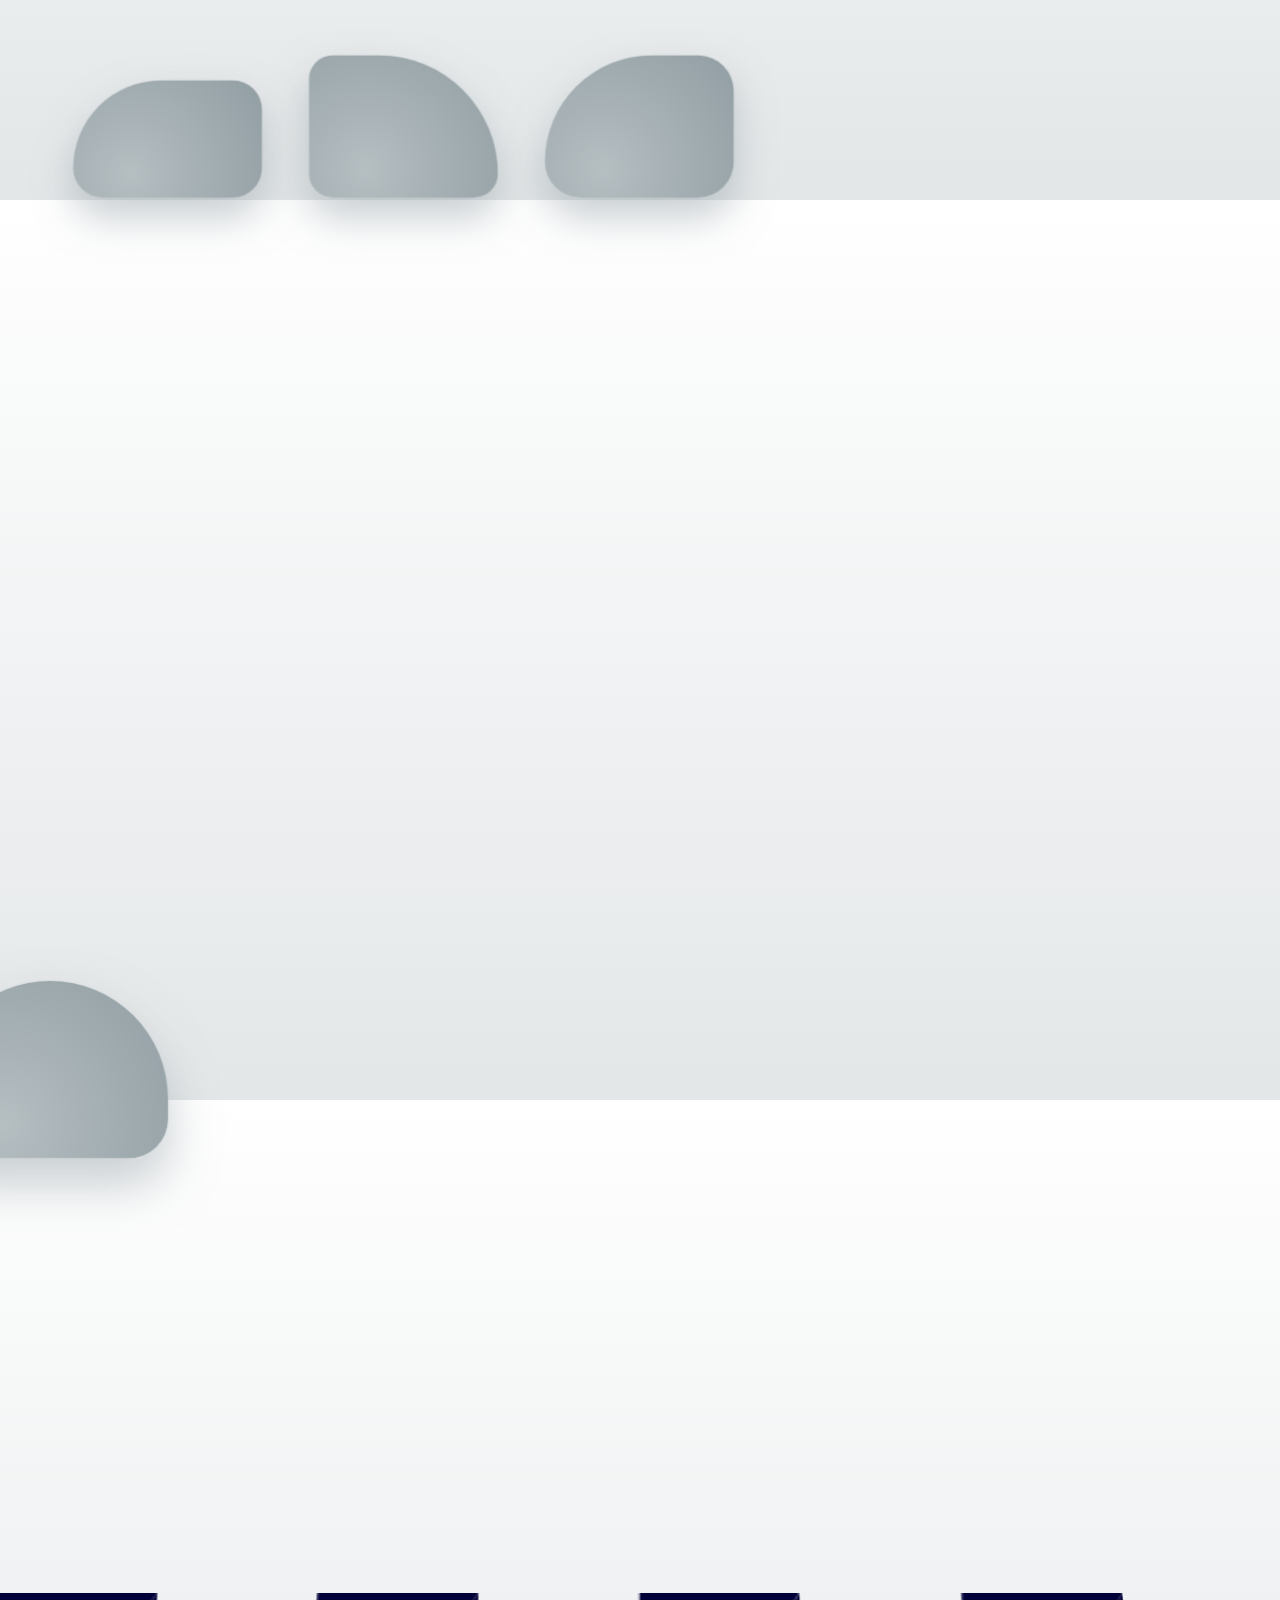
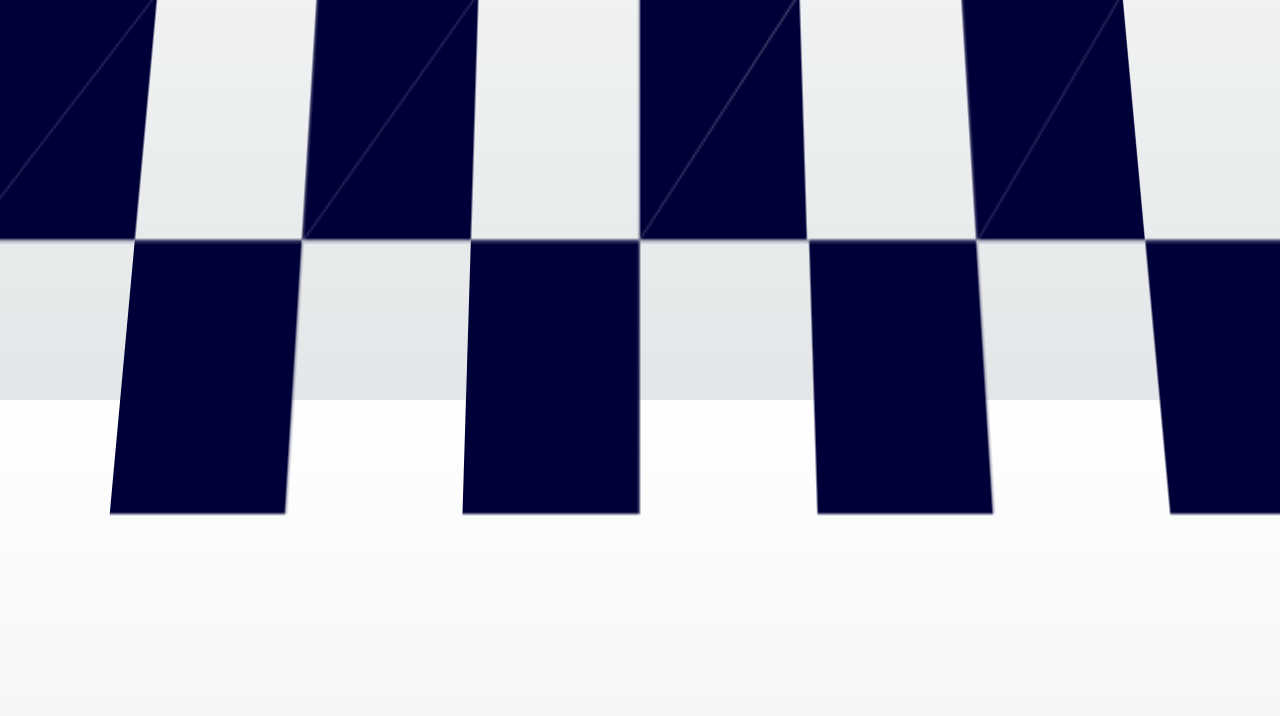
<file: games/pink-snow.html>
<!DOCTYPE html>
<html lang="en">
  <head>
    <meta charset="UTF-8" />
    <meta name="viewport" content="width=device-width, initial-scale=1.0" />
    <link rel="icon" href="../logo.png" type="image/x-icon" />
    <link rel="stylesheet" href="../css/game-styles/pink-snow.css" />
    <script defer src="../js/game-scripts/pink-snow.js"></script>
    <title>Pink Snow 🎮 | US. Gaming</title>
  </head>
  <body>
    <div id="snow-game-level-marker" class="snow-game__level-marker"></div>
    <div id="snow-game" class="snow-game__wrapper">
      <div id="snow-game-level" class="snow-game__level"></div>
      <div class="snow-game__snowball"></div>
    </div>
    <div id="click-layer" class="snow-game__click-layer"></div>
    <div id="start" class="snow-game__start">
      <div class="snow-game__title">
        PINK <span class="snow-game__title--highlighted">SNOW</span>
      </div>
      <div class="snow-game__tutorial">
        Use &#8678; &#8680; to move, &#8679; to jump
      </div>
      <button class="snow-game__start-button snow-game__button">Play</button>
    </div>
    <button
      id="fullscreen"
      class="snow-game__fullscreen-button snow-game__button"
    >
      Fullscreen
    </button>
    <div id="score" class="snow-game__score snow-game__score--hidden"></div>
  </body>
</html>
</file>
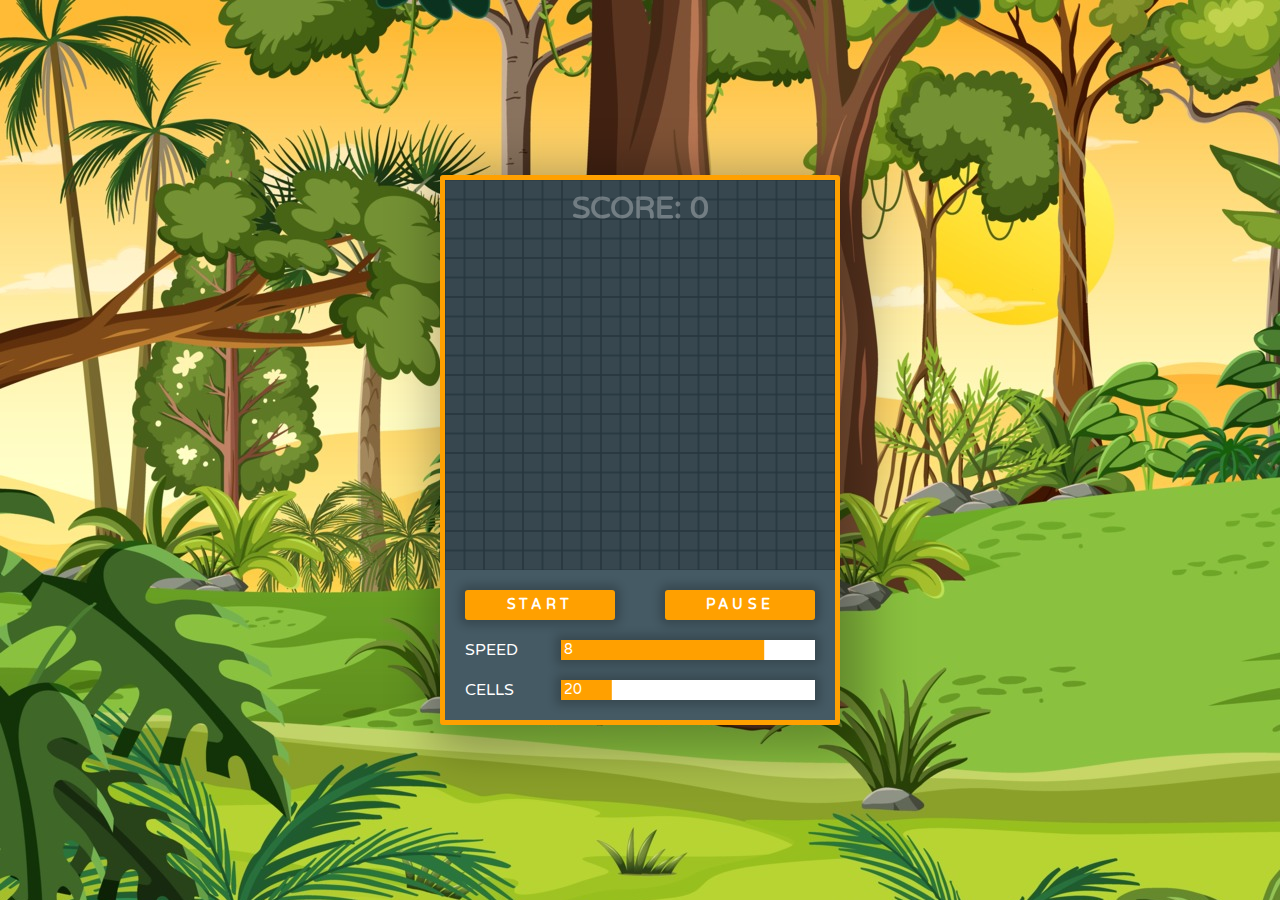
<file: games/snake.html>
<!DOCTYPE html>
<html lang="en">
  <head>
    <meta charset="UTF-8" />
    <link rel="icon" href="../logo.png" type="image/x-icon" />
    <meta name="viewport" content="width=device-width, initial-scale=1.0" />
    <link
      rel="stylesheet"
      href="https://fonts.googleapis.com/css?family=Varela+Round"
    />
    <link rel="stylesheet" href="../css/game-styles/snake.css" />
    <title>Snake 🎮 | US. Gaming</title>
  </head>
  <body>
    <div class="container">
      <div class="score">score: <span class="score_val">0</span></div>
      <div class="canvas-wrapper">
        <canvas width="400" height="400"></canvas>
      </div>
      <div class="controls">
        <button class="btn-start">Start</button>
        <button class="btn-pause">Pause</button>
        <div class="range range-difficulty">
          <label for="difficulty">Speed</label>
          <div class="range_inputWrapper">
            <span class="range_inputSlider"></span>
            <div class="range_inputValue"></div>
            <input
              type="range"
              name="difficulty"
              value="8"
              min="1"
              max="10"
              step="1"
            />
          </div>
        </div>

        <div class="range range-columns">
          <label for="columns">Cells</label>
          <div class="range_inputWrapper">
            <span class="range_inputSlider"></span>
            <div class="range_inputValue"></div>
            <input
              type="range"
              name="columns"
              value="20"
              min="10"
              max="100"
              step="10"
            />
          </div>
        </div>
      </div>
    </div>
    <script src="../js/game-scripts/snake.js"></script>
  </body>
</html>
</file>
<file: css/style.css>
@import url('https://fonts.googleapis.com/css2?family=Manrope:wght@200;300;400;500;600;700;800&display=swap');
@import url("https://fonts.googleapis.com/css2?family=Poppins:wght@400;500;600;700;800;900&family=Roboto:wght@400;500;700&display=swap");

.light-theme{
    --body-color: #fff;
    --white-color: #000;
    --theme-color: #FF6431;
    --black-color: #fff;
    --search-color: #eeeeee;
    --fire-bubble: #faf8f8;
    --light-grey: #f2f2f2;
    --deam-white: #000
}
#logo{
    width: 55px;
    height: 55px;

}
.dark-theme{
    --body-color: #141217;
    --white-color: #fff;
    --theme-color: #FF6431;
    --black-color: #000;
    --search-color: #272933;
    --fire-bubble: rgba(59, 65, 79, 0.5);
    --light-grey: rgba(90, 94, 104, 0.5);
    --deam-white: rgba(255, 255, 255, 0.5); 
}

*{margin: 0; padding: 0; box-sizing: border-box;}
body{background-color: var(--body-color); color: var(--white-color); font-family: 'Manrope', sans-serif; font-size: 16px; line-height: 24px;}
h1{font-size: 32px; line-height: 40px; color: #fff;}
h2{font-size: 26px; line-height: 34px;}
h3{font-size: 24px; line-height: 32px;}
h4{font-size: 14px; line-height: 22px;}
h5{font-size: 12px; line-height: 20px;}
.theme-btn{background: var(--theme-color); text-decoration: none; color: #ffffff; border-radius: 6px; width: 100%; padding: 10px 0; text-align: center; transition: all 0.5s; -webkit-transition: all 0.5s;}
.theme-btn:hover{color: var(--theme-color); background: var(--white-color); text-decoration: none;}
.menu-links.left{left: 0;}
/*hamburger styling starts*/
.hamburger-icon{ margin-left: 20px; padding: 5px; background: transparent; flex-shrink: 0; width: 35px;border: transparent; display: none;}
.hamburger-icon span{transform-origin: right; -webkit-transform-origin: right; transition: all 0.5s; -webkit-transition: all 0.5s; display: block; width: 100%; background: var(--white-color); height: 2px;}
.hamburger-icon span:nth-child(2){margin: 5px 0;}
.hamburger-icon.ham-style span:first-child {transform: rotate(-45deg) translateX(2px); -webkit-transform: rotate(-45deg) translateX(2px);}
.hamburger-icon.ham-style span:nth-child(2) {width: 8px; opacity: 0;}
.hamburger-icon.ham-style span:last-child {transform: rotate(45deg) translateX(3px); -webkit-transform: rotate(45deg) translateX(3px);}

/*header styling starts*/
.switch { position: relative; display: inline-block;width: 60px; height: 34px; margin-left: 50px;}
.switch input { opacity: 0;width: 0;height: 0;}
.switch {position: relative;}
.switch::before{content: '\f185'; font-size: 12px; line-height: 20px; position: absolute; top: 50%; left: 10px; color: #fff; transform: translateY(-50%); font-family: 'FontAwesome', sans-serif; font-weight: 900; z-index: 1;}
.switch::after{content: '\f186'; position: absolute; font-size: 12px; line-height: 20px; top: 50%; right: 10px; color: #fff; transform: translateY(-50%);  font-family: 'FontAwesome', sans-serif; font-weight: 900; z-index: 1;}
.slider { position: absolute;cursor: pointer;top: 0;left: 0;right: 0;bottom: 0;background-color: #FF6431;-webkit-transition: .4s;transition: .4s;}
.slider:before {position: absolute;content: "";height: 26px;width: 26px; right: 4px; bottom: 4px; background-color: #fff ;-webkit-transition: .4s;transition: .4s; z-index: 2;}
input:checked + .slider {background-color: var(--theme-color);}
input:focus + .slider {box-shadow: 0 0 1px var(--theme-color); -webkit-box-shadow: 0 0 1px var(--theme-color)}
input:checked + .slider:before {-webkit-transform: translateX(26px);-ms-transform: translateX(-26px);transform: translateX(-26px);}
/* Rounded sliders */
.slider.round { border-radius: 34px;}
.slider.round:before {border-radius: 50%;}
/*Rounded slider ends*/
.navbar{padding: 32px 16px;}
.header-inner{width: 100%;}
.navbar-light .navbar-brand{font-size: 50px; line-height: 46px; font-weight: 500; color: var(--white-color);}
.navbar-light .navbar-brand:hover{color: var(--white-color);}
.header-content{width: 100%;}
.header-content form{width: 85%;}
.header-content form input[type="search"]::-webkit-input-placeholder{color: var(--white-color);}
.header-content form input[type="search"]{ color: var(--white-color); height: 42px; padding: 10px 20px; border-radius: 50px; border: none;}
.search-icon{position: relative; width: 85%;}
.search-icon i{ position: absolute; top: 50%; right: 10px; width: 20px; height: 20px; line-height: 20px; color: var(--white-color);  transform: translateY(-50%);}
.light-theme .header-content form input[type="search"]{background: #fff;  box-shadow: 0 0 5px rgba(0, 0, 0, 0.2); -webkit-box-shadow: 0 0 5px rgba(0,0,0, 0.2)}
.dark-theme .header-content form input[type="search"]{background: #272933; }
.header-content a{display: inline-block;}
.header-content .profile{margin: 0 20px 0 50px; color: var(--white-color);}
.header-content .profile:hover{text-decoration: none;}
.header-content .profile img{margin-right: 5px; box-shadow: 0 0 5px rgba(0, 0, 0, 0.2); -webkit-box-shadow: 0 0 5px rgba(0,0,0, 0.2); border-radius: 50%;}
.header-content .notification{color: var(--white-color); width: 18px; height: 21px; line-height: 21px;}
/*header styling ends*/

/*menu-links styling starts*/
.menu-links{transition: all 0.8s; -webkit-transition: all 0.5s;}
.menu-links ul{list-style: none; margin-bottom: 0;}
.menu-links ul li{margin-bottom: 42px;}
.menu-links ul li:last-child{margin-bottom: 0;}
.menu-links ul li a{color: var(--white-color); transition: all 0.5s; -webkit-transition: all 0.5s; width: fit-content}
.menu-links ul li:not(.active) a:hover{color: var(--theme-color);}
.menu-links ul li  a i{width: 32px; height: 32px; line-height: 20px; margin-right: 12px;  padding: 6px 0; text-align: center;}
.menu-links ul li.active a i{border-radius: 2px; background-color: var(--theme-color);  margin-right: 12px;}
.light-theme .menu-links ul li.active a i{color: #fff;}

/*nft-store-content styling starts*/
.nft-store-content{width: 100%; margin: 0 0 32px 32px;}
.fire-bubble-art{padding: 32px; background-color: var(--fire-bubble); border-radius: 16px;}
.light-theme .fire-bubble-art{box-shadow: 0 0 5px rgba(0, 0, 0, 0.2); -webkit-box-shadow: 0 0 5px rgba(0, 0, 0, 0.2);}
.fire-bubble-art .fire-image{border-radius: 16px;}
.fire-bubble-art .fire-width{width: calc(100% / 2);}
.fire-bubble-art .fire-content{padding-left: 32px;}
.light-theme .fire-content .fire-time{box-shadow: 0 0 5px rgba(0, 0, 0, 0.2); -webkit-box-shadow: 0 0 5px rgba(0, 0, 0, 0.2);}
.fire-content .fire-time{ position: relative; margin: 16px 0 24px; background: var(--light-grey); padding: 32px; border-radius: 20px;}
.fire-content .fire-time .middle-line{position: absolute; height: 60%; left: 48%; top: 50%; transform: translate(-50%, -50%); background: var(--white-color); width: 1px;}
.fire-content .fire-time h4{margin-bottom: 6px;}
.fire-content .fire-time span{font-size: 22px; line-height: 30px; font-weight: 500;}
.fire-content .fire-user img{margin-right: 5px;}
.fire-content .fire-links{margin-top: 24px;}
.fire-content .fire-links .heart{width: 42px; height: 42px; margin-right: 22px; text-align: center; padding: 9px 0; border-radius: 6px; transition: all 0.5s; font-size: 22px; -webkit-transition: all 0.5s; border: 1px solid var(--white-color); color: var(--white-color);}
.fire-content .fire-links .heart:hover{background: var(--theme-color); border: 1px solid var(--theme-color); color: #fff;}
/*paint art styling starts*/
.paint-image{position: relative; margin-bottom: 0; padding-top: 96%; border-radius: 16px;}
.paint-image h1{position: absolute; margin: 0; right: 20px; bottom: 30px;}

/*trending styling starts*/
.trending-title{margin: 32px 0;}
.trending-title h2{margin-bottom: 0;}
.trending-title .theme-btn{width: 130px; display: inline-block;}
.light-theme .trending-content{border-radius: 15px; background: var(--fire-bubble); box-shadow: 0 0 5px rgba(0, 0, 0, 0.2); -webkit-box-shadow: 0 0 5px rgba(0, 0, 0, 0.2);}
.trending-content > img{border-top-left-radius: 15px; border-top-right-radius: 15px; width: 100%;}
.trending-desc{padding: 24px; position: relative;}
.trending-desc .user-image{position: absolute; right: 18px; top: -30px; width: 60px; border-radius: 50%; box-shadow: 0 0 5px rgba(0, 0, 0, 0.2); -webkit-box-shadow: 0 0 5px rgba(0, 0, 0, 0.2);}
.trending-desc .user-title{text-transform: capitalize; color: var(--deam-white); margin: 0; }
.trending-desc .user-position{text-transform: capitalize; margin: 16px 0; font-size: 18px; line-height: 26px;}
.trending-desc .bid h5{text-transform: capitalize; color: var(--deam-white);  margin-bottom: 7px;}
.trending-desc .bid span{font-size: 20px; line-height: 28px;}

@media(min-width: 1400px) and (max-width: 1599px){
    .header-content form{width: 78%;}
    .fire-bubble-art {padding: 22px;}
    .fire-content .fire-time{padding: 22px;}
    .fire-content .fire-time .middle-line {left: 45%;}
}

@media(min-width: 1200px) and (max-width: 1399px){
    /*global styling starts*/
    h1{font-size: 30px; line-height: 38px;}
    h2{font-size: 24px; line-height: 32px;}
    h3{font-size: 22px; line-height: 30px;}
    h4{font-size: 14px; line-height: 22px;}
    h5{font-size: 12px; line-height: 20px;}
    /*global styling ends*/
    .menu-links ul li {margin-bottom: 18px;}
    .header-content form{width: 75%;}
    .fire-bubble-art {padding: 18px;}
    .fire-bubble-art .fire-content{padding-left: 22px;}
    .fire-content .fire-time span{font-size: 20px; line-height: 28px;}
    .fire-content .fire-time{padding: 18px; margin: 12px 0 20px;}
    .fire-content .fire-time .middle-line {left: 43%;}
    .trending-desc{padding: 20px;}
    .trending-desc .user-position{margin: 12px 0;}
    .trending-desc .user-image{width: 40px; top: -22px;}
}

@media(min-width: 992px) and (max-width: 1199px){
    /*global styling starts*/
    h1{font-size: 26px; line-height: 34px;}
    h2{font-size: 20px; line-height: 28px;}
    h3{font-size: 18px; line-height: 26px;}
    h4{font-size: 12px; line-height: 20px;}
    h5{font-size: 12px; line-height: 20px;}
    body{font-size: 15px; line-height: 22px;}
    .theme-btn{font-size: 14px; line-height: 22px; padding: 6px 0;}
    /*global styling ends*/
    /*navbar styling starts*/
    .navbar{padding: 16px;}
    .navbar-light .navbar-brand{font-size: 18px; line-height: 26px; margin: 0;}
    .menu-links ul li {margin-bottom: 18px;}
    .menu-links ul li a{padding: 8px;}
    .menu-links ul li a i{margin-right: 10px;}
    .switch{width: 50px; height: 26px; margin-left: 20px;}
    .slider:before{width: 18px; height: 18px; right: 3px;}
    .header-content form{width: 75%;}
    .header-content .profile{margin: 0 10px 0 20px;}
    /*navbar styling ends*/
    /*fire up styling starts*/
    .nft-store-content{margin: 0 0 30px 22px;}
    .fire-bubble-art .fire-content{padding-left: 10px;}
    .fire-bubble-art{padding: 16px;}
    .fire-content .fire-time{padding: 14px 16px; margin: 10px 0 15px;}
    .fire-content .fire-time h4{margin-bottom: 2px;}
    .fire-content .fire-time .middle-line {left: 43%;}
    .fire-content .fire-links{margin-top: 18px;}
    .paint-image h1{bottom: 22px;}
    .fire-content .fire-time span{font-size: 16px; line-height: 24px;}
    .fire-content .fire-user {font-size: 14px; line-height: 22px;}
    .fire-content .fire-user img{width: 30px;}
    .fire-content .fire-links .heart{width: 32px; height: 32px; font-size: 14px; padding: 4px 0; margin-right: 14px;}
    /*trending styling starts*/
    .trending-title {margin: 22px 0;}
    .trending-desc{padding: 12px;}
    .trending-desc .user-image{width: 35px; top: -20px; right: 14px;}
    .trending-desc .user-position{font-size: 16px; line-height: 24px; margin: 4px 0 10px;}
    .trending-desc .bid h5{margin-bottom: 4px;}
    .trending-desc .bid span{font-size: 18px; line-height: 26px;}

}
@media(min-width: 768px) and (max-width: 991px){
    /*global styling starts*/
    h1{font-size: 22px; line-height: 28px;}
    h2{font-size: 16px; line-height: 24px;}
    h3{font-size: 14px; line-height: 22px;}
    h4{font-size: 12px; line-height: 20px;}
    h5{font-size: 12px; line-height: 20px;}
    body{font-size: 14px; line-height: 22px;}
    .theme-btn{font-size: 14px; line-height: 22px; padding: 6px 0;}
    /*navbar styling starts*/
    .hamburger-icon{display: block;}
    .navbar{padding: 16px 0; flex-wrap: nowrap; -webkit-flex-wrap: nowrap;}
    .navbar-light .navbar-brand{font-size: 18px; line-height: 26px; margin: 0;}
    .light-theme .menu-links{box-shadow: 0 0 5px rgba(0, 0, 0, 0.2); -webkit-box-shadow: 0 0 5px rgba(0,0,0,0.2);}
    .menu-links ul li {margin-bottom: 18px;}
    .menu-links ul li a{padding: 8px;}
    .menu-links ul li a i{margin-right: 10px;}
    .menu-links{position: fixed; top: 0; left: -100%; height: 100%; background: var(--body-color); width: 30%; padding: 50px 0 0 20px; z-index: 10;}
    .switch{width: 50px; height: 26px; margin-left: 20px;}
    .switch::before{left: 8px;}
    .slider:before{width: 18px; height: 18px; right: 3px;}
    .header-content form{width: 55%;}
    .light-theme .header-content form input[type="search"]{height: 36px;}
    .header-content .profile{margin: 0 10px 0 20px;}
    /*navbar styling ends*/
    /*global styling ends*/
    .nft-store-content{margin: 0 0 25px 0;}
    .fire-bubble-art .fire-content{padding-left: 10px;}
    .fire-bubble-art{padding: 16px;}
    .fire-content .fire-time{padding: 12px 14px; margin: 8px 0 12px; border-radius: 10px;}
    .fire-content .fire-time h4{margin-bottom: 2px;}
    .fire-content .fire-time .middle-line {left: 43%;}
    .fire-content .fire-links{margin-top: 18px;}
    .fire-content .fire-time span{font-size: 14px; line-height: 22px;}
    /*trending styling starts*/
    .trending-title {margin: 22px 0;}
    .trending-desc{padding: 12px;}
    .trending-desc .user-image{width: 35px; top: -20px; right: 14px;}
    .trending-desc .user-position{font-size: 15px; line-height: 24px; margin: 4px 0 10px;}
    .trending-desc .bid h5{margin-bottom: 4px;}
    .trending-desc .bid span{font-size: 16px; line-height: 24px;}
}

@media(max-width: 767px){
    /*global styling starts*/
    body{font-size: 14px; line-height: 22px;}
    .theme-btn{font-size: 14px; line-height: 22px; padding: 6px 0;}
    /*hamburger icon styling starts*/
    .hamburger-icon{margin-left: 10px;}
    /*navbar styling starts*/
    .navbar{padding: 16px 0; flex-wrap: nowrap; -webkit-flex-wrap: nowrap;}
    .navbar-light .navbar-brand{font-size: 18px; line-height: 26px; margin: 0;}
    .navbar-light .navbar-brand img{width: 50px;}
    .menu-links{position: fixed; top: 0; left: -100%; height: 100%; background: var(--body-color); width: 70%; padding: 50px 0 0 20px; z-index: 10;}
    .light-theme .menu-links{box-shadow: 0 0 5px rgba(0, 0, 0, 0.2); -webkit-box-shadow: 0 0 5px rgba(0,0,0,0.2);}
    .menu-links ul li {margin-bottom: 18px;}
    .menu-links ul li a{padding: 8px;}
    .menu-links ul li a i{margin-right: 10px;}
    .switch{width: 40px; height: 22px;}
    .switch::before{left: -2px;}
    .switch::after{right: 7px;}
    .slider{left: -7px;}
    .slider:before{width: 16px; height: 16px; right: 2px; bottom: 3px;}
    .header-content form{width: fit-content; margin-right: 10px;}
    .search-icon{display: none;}
    .header-content .profile{display: none;}
    .hamburger-icon{display: block;}
    /*navbar styling ends*/
    /*global styling ends*/
    .nft-store-content{margin: 0 0 25px 0;}
    .fire-bubble-art .fire-content{padding-left: 0; margin-top: 15px;}
    .fire-bubble-art{padding: 16px; flex-direction: column; -webkit-flex-direction: column;}
    .fire-bubble-art .fire-width{width: 100%;}
    .fire-content .fire-time{padding: 12px 14px; margin: 8px 0 12px; border-radius: 10px;}
    .fire-content .fire-time h4{margin-bottom: 2px;}
    .fire-content .fire-time .middle-line {left: 45%;}
    .fire-content .fire-links{margin-top: 18px;}
    .paint-image{margin-top: 30px;}
    .fire-content .fire-links .heart{width: 32px; height: 32px; font-size: 14px; padding: 4px 0; margin-right: 14px;}
    /*trending styling starts*/
    .trending-title {margin: 25px 0;}
    .trending-desc{padding: 12px;}
    .trending-content{margin-bottom: 25px;}
    .trending-grid .col-md-4:last-child .trending-content{margin-bottom: 0;}
    .trending-desc .user-image{width: 35px; top: -20px; right: 14px;}
    .trending-desc .user-position{font-size: 15px; line-height: 24px; margin: 4px 0 10px;}
    .trending-desc .bid h5{margin-bottom: 4px;}
    .trending-desc .bid span{font-size: 16px; line-height: 24px;}
}




.social-container {
  width: 400px;
  margin: 1.2vh auto;
  text-align: center;
}

.social-icons {
  padding: 0;
  list-style: none;
  margin: 1em;
}
.social-icons li {
  display: inline-block;
  margin: 0.15em;
  position: relative;
  font-size: 1.2em;
}
.social-icons i {
  color: #fff;
  position: absolute;
  top: 21px;
  left: 21px;
  transition: all 265ms ease-out;
}
.social-icons a {
  display: inline-block;
}
.social-icons a:before {
  transform: scale(1);
  -ms-transform: scale(1);
  -webkit-transform: scale(1);
  content: " ";
  width: 60px;
  height: 60px;
  border-radius: 100%;
  display: block;
  background: linear-gradient(45deg, #00B5F5, #002A8F);
  transition: all 265ms ease-out;
}
.social-icons a:hover:before {
  transform: scale(0);
  transition: all 265ms ease-in;
}
.social-icons a:hover i {
  transform: scale(2.2);
  -ms-transform: scale(2.2);
  -webkit-transform: scale(2.2);
  color: #00B5F5;
  background: -webkit-linear-gradient(45deg, #00B5F5, #002A8F);
  -webkit-background-clip: text;
  -webkit-text-fill-color: transparent;
  transition: all 265ms ease-in;
}

.gameWebsites{
    justify-content: center;
    display: grid;
    grid-template-columns: 1fr 1fr 1fr 1fr;
    grid-template-rows: 150px;
}
.buy1 img,
.buy2 img,
.buy3 img,
.buy4 img{
  height: 200px;
}


.gameForums {
    margin: 0;
    padding: 0;
    box-sizing: border-box;
    font-family: "Roboto", sans-serif;
    position: relative;
    display: flex;
    justify-content: center;
    align-items: center;
}
.container {
    width: 1000px;
    display: flex;
    flex-wrap: wrap;
    justify-content: space-around;
}
.container .btn {
    position: relative;
    top: 0;
    left: 0;
    width: 250px;
    height: 50px;
    margin: 0;
    display: flex;
    justify-content: center;
    align-items: center;
}
.container .btn a {
    position: absolute;
    top: 0;
    left: 0;
    width: 100%;
    height: 100%;
    display: flex;
    justify-content: center;
    align-items: center;
    background: rgba(255, 255, 255, 0.05);
    box-shadow: 0 15px 15px rgba(0, 0, 0, 0.3);
    border-bottom: 1px solid rgba(255, 255, 255, 0.1);
    border-top: 1px solid rgba(255, 255, 255, 0.1);
    border-radius: 30px;
    padding: 10px;
    letter-spacing: 1px;
    text-decoration: none;
    overflow: hidden;
    color: #fff;
    font-weight: 400;
    z-index: 1;
    transition: 0.5s;
    backdrop-filter: blur(15px);
}
.container .btn:hover a {
    letter-spacing: 3px;
}
.container .btn a::before {
    content: "";
    position: absolute;
    top: 0;
    left: 0;
    width: 50%;
    height: 100%;
    background: linear-gradient(to left, rgba(255, 255, 255, 0.15), transparent);
    transform: skewX(45deg) translate(0);
    transition: 0.5s;
    filter: blur(0px);
}
.container .btn:hover a::before {
    transform: skewX(45deg) translate(200px);
}
.container .btn::before {
    content: "";
    position: absolute;
    left: 50%;
    transform: translatex(-50%);
    bottom: -5px;
    width: 30px;
    height: 10px;
    background: #f00;
    border-radius: 10px;
    transition: 0.5s;
    transition-delay: 0.5s;
}
.container .btn:hover::before {
    bottom: 0;
    height: 50%;
    width: 80%;
    border-radius: 30px;
}
.container .btn::after {
    content: "";
    position: absolute;
    left: 50%;
    transform: translatex(-50%);
    top: -5px;
    width: 30px;
    height: 10px;
    background: #f00;
    border-radius: 10px;
    transition: 0.5s;
    transition-delay: 0.5s;
}
.container .btn:hover::after {
    top: 0;
    height: 50%;
    width: 80%;
    border-radius: 30px;
}
.container .btn:nth-child(1)::before,
.container .btn:nth-child(1)::after {
    background: #ff1f71;
    box-shadow: 0 0 5px #ff1f71, 0 0 15px #ff1f71, 0 0 30px #ff1f71, 0 0 60px #ff1f71;
}
.container .btn:nth-child(2)::before,
.container .btn:nth-child(2)::after {
    background: #2db2ff;
    box-shadow: 0 0 5px #2db2ff, 0 0 15px #2db2ff, 0 0 30px #2db2ff, 0 0 60px #2db2ff;
}
.container .btn:nth-child(3)::before,
.container .btn:nth-child(3)::after {
    background: #1eff45;
    box-shadow: 0 0 5px #1eff45, 0 0 15px #1eff45, 0 0 30px #1eff45, 0 0 60px #1eff45;
}
.container .btna .btn:nth-child(1)::before,
.container .btna .btn:nth-child(1)::after {
    background: #FF6431;
    box-shadow: 0 0 5px #FF6431, 0 0 15px #FF6431, 0 0 30px #FF6431, 0 0 60px #FF6431;
}
@font-face{
    font-family: US;
    src:url(Fonts/Jersey10-Regular.ttf);
    font-style: normal;
}   

#US{
    font-family: US, fantasy;
    letter-spacing: 1px;
}

footer{
    text-align: center;
}
</file>
<file: css/game-styles/style.css>
@import url("https://fonts.googleapis.com/css2?family=Poppins:wght@400;500;700&display=swap");

body{
  background: url('../../img/Games/bbg.jpg') no-repeat fixed;
}
/*==================== GOOGLE FONTS ====================*/

/*==================== VARIABLES CSS ====================*/
:root {
  /*========== Colors ==========*/
  --text-color: #000000;
  --bg-color: #222222;

  /*========== Font and typography ==========*/
  --body-font: "Poppins", sans-serif;
  --normal-font-size: 0.938rem;
}

@media screen and (min-width: 968px) {
  :root {
    --normal-font-size: 1rem;
  }
}

/*==================== BASE ====================*/
*,
*:after,
*:before {
  padding: 0;
  margin: 0;
  box-sizing: border-box;
}

body {
  font-size: var(--normal-font-size);
  background-color: var(--bg-color);
  color: var(--text-color);
  font-weight: 400;
  font-family: var(--body-font), serif;
  transition: all 0.2s ease;
}

/*==================== REUSABLE CSS CLASSES ====================*/
.container {
  max-width: 1140px;
  width: 100%;
  margin: 0 auto;
  padding: 3rem 0;
  min-height: 100vh;
  display: grid;
  place-items: center;
}

/*==================== SERVICE CARD ====================*/
.card__container {
  display: flex;
  flex-wrap: wrap;
  gap: 60px;
  justify-content: center;
  width: 100%;
  max-width: 90%;
  margin: auto;
  padding: 60px 0;
}
.card__bx {
  --dark-color: #2e2e2e;
  --dark-alt-color: #777777;
  --white-color: #ffffff;
  --button-color: #333333;
  --transition: 0.5s ease-in-out;

  font-family: inherit;
  height: 350px;
  width: 300px;
  position: relative;
  display: flex;
  justify-content: center;
  align-items: center;
  background: var(--dark-color);
  transition: var(--transition);
}
.card__bx::before,
.card__bx::after {
  content: "";
  position: absolute;
  z-index: -1;
  transition: var(--transition);
}
.card__bx::before {
  inset: -10px 50px;
  border-top: 4px solid var(--clr);
  transform: skewY(15deg);
  border-bottom: 4px solid var(--clr);
}
.card__bx:hover::before {
  inset: -10px 40px;
  transform: skewY(0deg);
}
.card__bx::after {
  inset: 60px -10px;
  border-left: 4px solid var(--clr);
  transform: skew(15deg);
  border-right: 4px solid var(--clr);
}
.card__bx:hover::after {
  inset: 40px -10px;
  transform: skew(0deg);
}
.card__bx .card__data {
  position: relative;
  display: flex;
  justify-content: center;
  align-items: center;
  flex-direction: column;
  gap: 30px;
  text-align: center;
  padding: 0 20px;
  height: 100%;
  width: 100%;
  overflow: hidden;
}
.card__bx .card__data .card__icon {
  height: 80px;
  width: 80px;
  display: flex;
  justify-content: center;
  align-items: center;
  font-size: 3rem;
  color: var(--text-color);
  background-color: var(--dark-color);
  transition: var(--transition);
}
.card__bx .card__data .card__icon {
  color: var(--clr);
  box-shadow: 0 0 0 4px var(--dark-color), 0 0 0 6px var(--clr);
}
.card__bx:hover .card__data .card__icon {
  color: var(--dark-color);
  background-color: var(--clr);
  box-shadow: 0 0 0 4px var(--dark-color), 0 0 0 300px var(--clr);
}
.card__bx .card__data .card__content {
  display: flex;
  justify-content: center;
  align-items: center;
  flex-direction: column;
  gap: 10px;
}
.card__bx .card__data h3 {
  font-size: 1.5rem;
  font-weight: 500;
  color: var(--white-color);
  transition: var(--transition);
}
.card__bx:hover .card__data h3 {
  color: var(--dark-color);
  transition: var(--transition);
}
.card__bx .card__data p {
  font-size: 0.9rem;
  color: var(--dark-alt-color);
  transition: var(--transition);
}
.card__bx:hover .card__data p {
  color: var(--dark-color);
  transition: var(--transition);
}
.card__bx .card__data a {
  position: relative;
  display: inline-flex;
  padding: 8px 15px;
  text-decoration: none;
  font-weight: 500;
  margin-top: 10px;
  border: 2px solid var(--clr);
  color: var(--dark-color);
  background-color: var(--clr);
  transition: var(--transition);
}
.card__bx:hover .card__data a {
  color: var(--clr);
  background-color: var(--dark-color);

}
.card__bx:hover .card__data a:hover {
  border-color: var(--dark-color);
  color: var(--dark-color);
  background-color: var(--clr);
}
</file>
<file: css/auth.css>
/* author: https://codepen.io/dnlzrgz/pen/LYNVyPL 
Daniel*/
:root {
	/* COLORS */
	--white: #e9e9e9;
	--gray: #333;
	--blue: #0367a6;
	--lightblue: #008997;

	/* RADII */
	--button-radius: 0.7rem;

	/* SIZES */
	--max-width: 758px;
	--max-height: 420px;

	font-size: 16px;
	font-family: -apple-system, BlinkMacSystemFont, "Segoe UI", Roboto, Oxygen,
		Ubuntu, Cantarell, "Open Sans", "Helvetica Neue", sans-serif;
}

body {
	align-items: center;
	background-color: var(--white);
	background: url('../img/log in/img_bg.jpg');
	background-attachment: fixed;
	background-position: center;
	background-repeat: no-repeat;
	background-size: cover;
	display: grid;
	height: 100vh;
	place-items: center;
    overflow: hidden;
}

.form__title {
	font-weight: 300;
	margin: 0;
	margin-bottom: 1.25rem;
}

.link {
	color: var(--gray);
	font-size: 0.9rem;
	margin: 1.5rem 0;
	text-decoration: none;
}

.container {
	background-color: var(--white);
	border-radius: var(--button-radius);
	box-shadow: 0 0.9rem 1.7rem rgba(0, 0, 0, 0.25),
		0 0.7rem 0.7rem rgba(0, 0, 0, 0.22);
	height: var(--max-height);
	max-width: var(--max-width);
	overflow: hidden;
	position: relative;
	width: 100%;
}

.container__form {
	height: 100%;
	position: absolute;
	top: 0;
	transition: all 0.6s ease-in-out;
}

.container--signin {
	left: 0;
	width: 50%;
	z-index: 2;
}

.container.right-panel-active .container--signin {
	transform: translateX(100%);
}

.container--signup {
	left: 0;
	opacity: 0;
	width: 50%;
	z-index: 1;
}

.container.right-panel-active .container--signup {
	animation: show 0.6s;
	opacity: 1;
	transform: translateX(100%);
	z-index: 5;
}

.container__overlay {
	height: 100%;
	left: 50%;
	overflow: hidden;
	position: absolute;
	top: 0;
	transition: transform 0.6s ease-in-out;
	width: 50%;
	z-index: 100;
}

.container.right-panel-active .container__overlay {
	transform: translateX(-100%);
}

.overlay {
	background-color: var(--lightblue);
	background: url('../img/log in/img.jpg');
	background-attachment: fixed;
	background-position: center;
	background-repeat: no-repeat;
	background-size: cover;
	height: 100%;
	left: -100%;
	position: relative;
	transform: translateX(0);
	transition: transform 0.6s ease-in-out;
	width: 200%;
}

.container.right-panel-active .overlay {
	transform: translateX(50%);
}

.overlay__panel {
	align-items: center;
	display: flex;
	flex-direction: column;
	height: 100%;
	justify-content: center;
	position: absolute;
	text-align: center;
	top: 0;
	transform: translateX(0);
	transition: transform 0.6s ease-in-out;
	width: 50%;
}

.overlay--left {
	transform: translateX(-20%);
}

.container.right-panel-active .overlay--left {
	transform: translateX(0);
}

.overlay--right {
	right: 0;
	transform: translateX(0);
}

.container.right-panel-active .overlay--right {
	transform: translateX(20%);
}

.btn {
	background-color: var(--blue);
	background-image: linear-gradient(90deg, var(--blue) 0%, var(--lightblue) 74%);
	border-radius: 20px;
	border: 1px solid var(--blue);
	color: var(--white);
	cursor: pointer;
	font-size: 0.8rem;
	font-weight: bold;
	letter-spacing: 0.1rem;
	padding: 0.9rem 4rem;
	text-transform: uppercase;
	transition: transform 80ms ease-in;
}

.form > .btn {
	margin-top: 1.5rem;
}

.btn:active {
	transform: scale(0.95);
}

.btn:focus {
	outline: none;
}

.form {
	background-color: var(--white);
	display: flex;
	align-items: center;
	justify-content: center;
	flex-direction: column;
	padding: 0 3rem;
	height: 100%;
	text-align: center;
}

.input {
	background-color: #fff;
	border: none;
	padding: 0.9rem 0.9rem;
	margin: 0.5rem 0;
	width: 100%;
}

@keyframes show {
	0%,
	49.99% {
		opacity: 0;
		z-index: 1;
	}

	50%,
	100% {
		opacity: 1;
		z-index: 5;
	}
}
</file>
<file: css/game-styles/menja.css>
body {
	margin: 0;
	background-color: #000;
	background-image: radial-gradient(ellipse at top, #335476 0.0%, #31506e 11.1%, #304b67 22.2%, #2f4760 33.3%, #2d4359 44.4%, #2c3f51 55.6%, #2a3a4a 66.7%, #293643 77.8%, #28323d 88.9%, #262e36 100.0%);
	height: 100vh;
	overflow: hidden;

	font-family: monospace;
	font-weight: bold;
	letter-spacing: 0.06em;
	color: rgba(255, 255, 255, 0.75);
}

#c {
	display: block;
	touch-action: none;
	transform: translateZ(0);
}


/*/////////////////////
//        HUD        //
/////////////////////*/


.hud__score,
.pause-btn {
	position: fixed;
	font-size: calc(14px + 2vw + 1vh);
}

.hud__score {
	top: 0.65em;
	left: 0.65em;
	pointer-events: none;
	user-select: none;
}

.cube-count-lbl {
	font-size: 0.46em;
}

.pause-btn {
	position: fixed;
	top: 0;
	right: 0;
	padding: 0.8em 0.65em;
}

.pause-btn > div {
	position: relative;
	width: 0.8em;
	height: 0.8em;
	opacity: 0.75;
}

.pause-btn > div::before,
.pause-btn > div::after {
	content: '';
	display: block;
	width: 34%;
	height: 100%;
	position: absolute;
	background-color: #fff;
}

.pause-btn > div::after {
	right: 0;
}

.slowmo {
	position: fixed;
	bottom: 0;
	width: 100%;
	pointer-events: none;
	opacity: 0;
	transition: opacity 0.4s;
	will-change: opacity;
}

.slowmo::before {
	content: 'SLOW-MO';
	display: block;
	font-size: calc(8px + 1vw + 0.5vh);
	margin-left: 0.5em;
	margin-bottom: 8px;
}

.slowmo::after {
	content: '';
	display: block;
	position: fixed;
	bottom: 0;
	width: 100%;
	height: 1.5vh;
	background-color: rgba(0, 0, 0, 0.25);
	z-index: -1;
}

.slowmo__bar {
	height: 1.5vh;
	background-color: rgba(255, 255, 255, 0.75);
	transform-origin: 0 0;
}



/*/////////////////////
//       MENUS       //
/////////////////////*/

.menus::before {
	content: '';
	pointer-events: none;
	position: fixed;
	top: 0;
	right: 0;
	bottom: 0;
	left: 0;
	background-color: #000;
	opacity: 0;
	transition: opacity 0.2s;
	transition-timing-function: ease-in;
}

.menus.has-active::before {
	opacity: 0.08;
	transition-duration: 0.4s;
	transition-timing-function: ease-out;
}

.menus.interactive-mode::before {
	opacity: 0.02;
}



/* Menu containers */
.menu {
	pointer-events: none;
	position: fixed;
	top: 0;
	right: 0;
	bottom: 0;
	left: 0;
	display: flex;
	flex-direction: column;
	justify-content: center;
	align-items: center;
	user-select: none;
	text-align: center;
	color: rgba(255, 255, 255, 0.9);
	opacity: 0;
	visibility: hidden;
	transform: translateY(30px);
	transition-property: opacity, visibility, transform;
	transition-duration: 0.2s;
	transition-timing-function: ease-in;
}

.menu.active {
	opacity: 1;
	visibility: visible;
	transform: translateY(0);
	transition-duration: 0.4s;
	transition-timing-function: ease-out;
}

.menus.interactive-mode .menu.active {
	opacity: 0.6;
}

.menus:not(.interactive-mode) .menu.active > * {
	pointer-events: auto;
}


/* Common menu elements */

h1 {
	font-size: 4rem;
	line-height: 0.95;
	text-align: center;
	font-weight: bold;
	margin: 0 0.65em 1em;
}

h2 {
	font-size: 1.2rem;
	line-height: 1;
	text-align: center;
	font-weight: bold;
	margin: -1em 0.65em 1em;
}

.final-score-lbl {
	font-size: 5rem;
	margin: -0.2em 0 0;
}

.high-score-lbl {
	font-size: 1.2rem;
	margin: 0 0 2.5em;
}

button {
	display: block;
	position: relative;
	width: 200px;
	padding: 12px 20px;
	background: transparent;
	border: none;
	outline: none;
	user-select: none;
	font-family: monospace;
	font-weight: bold;
	font-size: 1.4rem;
	color: #fff;
	opacity: 0.75;
	transition: opacity 0.3s;
}

button::before {
	content: '';
	position: absolute;
	top: 0;
	right: 0;
	bottom: 0;
	left: 0;
	background-color: rgba(255, 255, 255, 0.15);
	transform: scale(0, 0);
	opacity: 0;
	transition: opacity 0.3s, transform 0.3s;
}

/* No `:focus` styles because this is a mouse/touch game! */
button:active {
	opacity: 1;
}

button:active::before {
	transform: scale(1, 1);
	opacity: 1;
}

.credits {
	position: fixed;
	width: 100%;
	left: 0;
	bottom: 20px;
}

a {
	color: white;
}

/* Only enable hover state on large screens */
@media (min-width: 1025px) {
	button:hover {
		opacity: 1;
	}

	button:hover::before {
		transform: scale(1, 1);
		opacity: 1;
	}
}
</file>
<file: css/game-styles/pink-snow.css>
@import url("https://fonts.googleapis.com/css2?family=Archivo+Black&display=swap");
html {
  font-size: 2.8vh;
}
@media screen and (orientation: portrait) {
  html {
    font-size: 2.8vw;
  }
}

body {
  display: flex;
  justify-content: center;
  align-items: center;
  height: 100vh;
  margin: 0;
  color: #000038;
  font-family: "Archivo Black", "Arial Black", sans-serif;
  font-size: 1.5rem;
  perspective: 100rem;
  transform-style: preserve-3d;
  background: linear-gradient(white, #919ea3 400%);
  overflow: hidden;
}

.snow-game__level-marker {
  position: absolute;
  z-index: 1;
  top: 1.1rem;
  left: 1rem;
}
.snow-game__button {
  background: white;
  border: 1px solid grey;
  border-radius: 1rem;
  padding: 0.5rem 1rem;
  text-transform: uppercase;
  font-family: "Archivo Black", "Arial Black", sans-serif;
  font-size: 1.5rem;
  cursor: pointer;
}
.snow-game__fullscreen-button {
  position: absolute;
  z-index: 1;
  top: 0.5rem;
  left: 4rem;
}
.snow-game__wrapper {
  position: relative;
  width: 30rem;
  height: 35rem;
  perspective: 100rem;
}
.snow-game__level {
  position: absolute;
  left: 0;
  top: calc(var(--time) * var(--cell) * -1);
  display: flex;
  flex-wrap: wrap;
  height: 100%;
  transform: rotate3d(1, 0, 0, 45deg) translateZ(calc(var(--time) * -0.5 * var(--cell))) translateY(calc(var(--time) * -0.1 * var(--cell)));
  transform-style: preserve-3d;
  transition: top 0.3s linear, transform 0.3s linear;
}
.snow-game__cell {
  position: relative;
  width: var(--cell);
  height: var(--cell);
}
.snow-game__cell--rock {
  transform: rotate3d(1, 0, 0, -45deg);
  transform-origin: bottom;
}
.snow-game__cell--rock:before {
  content: "";
  position: absolute;
  bottom: 0;
  left: 10%;
  width: 80%;
  height: 60%;
  border-radius: 3rem 3rem 1rem 1rem;
  background: radial-gradient(circle at 30% 80%, white -200%, #919ea3);
  box-shadow: 0 0.5rem 1rem 0 rgba(145, 158, 163, 0.5);
}
.snow-game__cell--rock:nth-child(2n):before {
  border-radius: 3rem 1rem 1rem 1rem;
}
.snow-game__cell--rock:nth-child(3n):before {
  border-radius: 1rem 5rem 1rem 1rem;
}
.snow-game__cell--rock:nth-child(4n):before {
  height: 50%;
}
.snow-game__cell--rock:nth-child(5n):before {
  height: 70%;
}
.snow-game__cell--lava:before {
  content: "";
  position: absolute;
  top: 40%;
  left: 0;
  width: 100%;
  height: 60%;
  background: linear-gradient(180deg, orange, #ff7d66);
  background-size: 100% 200%;
  animation: lava;
  animation-duration: 2s;
  animation-iteration-count: infinite;
}
@keyframes lava {
  0%, 100% {
    background-position: 0 0;
  }
  50% {
    background-position: 0 100%;
  }
}
.snow-game__cell--end {
  background-image: linear-gradient(45deg, #000038 25%, transparent 25%), linear-gradient(-45deg, #000038 25%, transparent 25%), linear-gradient(45deg, transparent 75%, #000038 75%), linear-gradient(-45deg, transparent 75%, #000038 75%);
  background-size: var(--cell) var(--cell);
  background-position: 0 0, 0 calc(var(--cell) / 2), calc(var(--cell) / 2) calc(var(--cell) / -2), calc(var(--cell) / -2) 0px;
}
.snow-game__player {
  position: absolute;
  top: calc( var(--top) * var(--cell) + (var(--cell) * 0.5) - var(--lifes) * 1rem );
  left: calc( var(--left) * var(--cell) + (var(--cell) * 0.5) - var(--lifes) * 1rem );
  width: calc(var(--lifes) * 2rem);
  height: calc(var(--lifes) * 2rem);
  border-radius: 50%;
  background: radial-gradient(circle at 40% 70%, white -200%, #eb80b1);
  transform: rotate3d(1, 0, 0, -45deg);
  transform-origin: bottom;
  transition: top 0.3s linear, left 0.5s ease, width 0.5s ease, height 0.5s ease, transform 0.3s cubic-bezier(0.17, 0.67, 0.54, 1), box-shadow 0.3s cubic-bezier(0.17, 0.67, 0.54, 1);
  box-shadow: 0 0.5rem 1rem 0 rgba(145, 158, 163, 0.5);
}
.snow-game__player--jump {
  transform: rotate3d(1, 0, 0, -45deg) translateZ(var(--cell)) translateY(calc(var(--cell) * -1));
  box-shadow: 0 var(--cell) 1rem 0 rgba(145, 158, 163, 0.5);
}
.snow-game__start, .snow-game__score {
  position: absolute;
  top: 0;
  left: 0;
  width: 100%;
  height: 100%;
  display: flex;
  flex-direction: column;
  justify-content: center;
  align-items: center;
  padding: 1rem;
  background-color: rgba(255, 255, 255, 0.6);
  cursor: default;
}
.snow-game__start--hidden, .snow-game__score--hidden {
  display: none;
}
.snow-game__title {
  font-size: 10vw;
}
.snow-game__title--highlighted {
  color: #eb80b1;
}
.snow-game__tutorial {
  font-size: 2rem;
  margin-bottom: 1rem;
  text-align: center;
}
.snow-game__tutorial-mobile {
  display: none;
}
.snow-game__score {
  font-size: 10vw;
  text-transform: uppercase;
}
.snow-game__click-layer {
  position: absolute;
  top: 0;
  left: 0;
  width: 100%;
  height: 100%;
}
@media screen and (max-width: 767px) {
  .snow-game__tutorial {
    font-size: 1.5rem;
  }
}
</file>
<file: css/game-styles/snake.css>
* {
  box-sizing: border-box;
}

html, body {
  width: 100%;
  height: 100%;
  margin: 0;
  background: url("../../img/Games/Snake Game bg.jpg");
  font-family: "Varela Round";
}

body {
  display: flex;
  justify-content: center;
  align-items: center;
}

.container {
  width: 90%;
  max-width: 400px;
  border: 5px solid #FFA000;
  border-radius: 3px;
  box-shadow: 10px 10px 50px 15px rgba(0, 0, 0, 0.3);
  background-color: #455A64;
  position: relative;
}

.canvas-wrapper {
  width: 100%;
  height: 0;
  padding-bottom: 100%;
  position: relative;
}

canvas {
  position: absolute;
  top: 0;
  left: 0;
  right: 0;
  bottom: 0;
  height: 100%;
  width: 100%;
  background-color: #37474F;
}

.controls {
  width: 100%;
  padding-top: 20px;
  padding-bottom: 0;
  display: flex;
  justify-content: space-between;
  flex-wrap: wrap;
}

button[class^=btn] {
  background-color: #FFA000;
  padding: 5px 20px;
  text-transform: uppercase;
  font-family: "Varela Round";
  font-size: 14px;
  color: white;
  font-weight: bold;
  border: none;
  border-radius: 3px;
  letter-spacing: 0.3em;
  height: 30px;
  line-height: 30px;
  padding: 0 10px;
  box-shadow: 0 0 10px 5px rgba(0, 0, 0, 0.2);
  outline: none;
  cursor: pointer;
  transition: box-shadow 0.3s, background 0.3s;
  text-align: center;
  margin: 0 20px 0;
  margin-bottom: 20px;
}
button[class^=btn]:hover {
  background: #ffb333;
  box-shadow: 0 0 20px 5px rgba(0, 0, 0, 0.3);
}
@media (min-width: 450px) {
  button[class^=btn] {
    width: 150px;
  }
}

button[disabled] {
  background: #cc8000;
}

.range {
  width: 100%;
  margin-bottom: 20px;
  margin: 0 20px 20px;
  display: flex;
  align-items: center;
}
.range label {
  color: white;
  text-transform: uppercase;
  margin-right: 20px;
  width: 30%;
}
.range_inputWrapper {
  width: 100%;
  position: relative;
  height: 20px;
  background-color: #fff;
  box-shadow: 0 0 10px 5px rgba(0, 0, 0, 0.2);
}
.range_inputValue {
  position: absolute;
  left: 0;
  top: 0;
  height: 100%;
  color: white;
  font-size: 14px;
  height: 100%;
  padding-left: 3px;
  line-height: 20px;
}
.range_inputSlider {
  transform-origin: left top;
  position: absolute;
  top: 0;
  left: 0;
  background: #FFA000;
  display: inline-block;
  width: 100%;
  height: 100%;
  transform: scaleX(0);
  transition: transform 0.2s ease-out;
}
.range input {
  position: absolute;
  left: 0;
  top: 0;
  height: 100%;
  width: 100%;
  margin: 0;
  opacity: 0;
  cursor: ew-resize;
  z-index: 1;
}

.score {
  position: absolute;
  top: 10px;
  left: 0;
  z-index: 1;
  width: 100%;
  text-align: center;
  font-weight: bold;
  font-size: 30px;
  opacity: 0.3;
  text-transform: uppercase;
  color: white;
}

.dpad {
  width: 100px;
  margin: 0 auto;
  margin-bottom: 20px;
  display: none;
}

button[class^=control] {
  background: #FFA000;
  border: none;
  border-radius: 3px;
}

.control-up {
  display: block;
}

.control-down svg {
  transform: rotate(180deg);
}

.control-left svg {
  transform: rotate(90deg);
}

.control-right svg {
  transform: rotate(-90deg);
}
</file>
